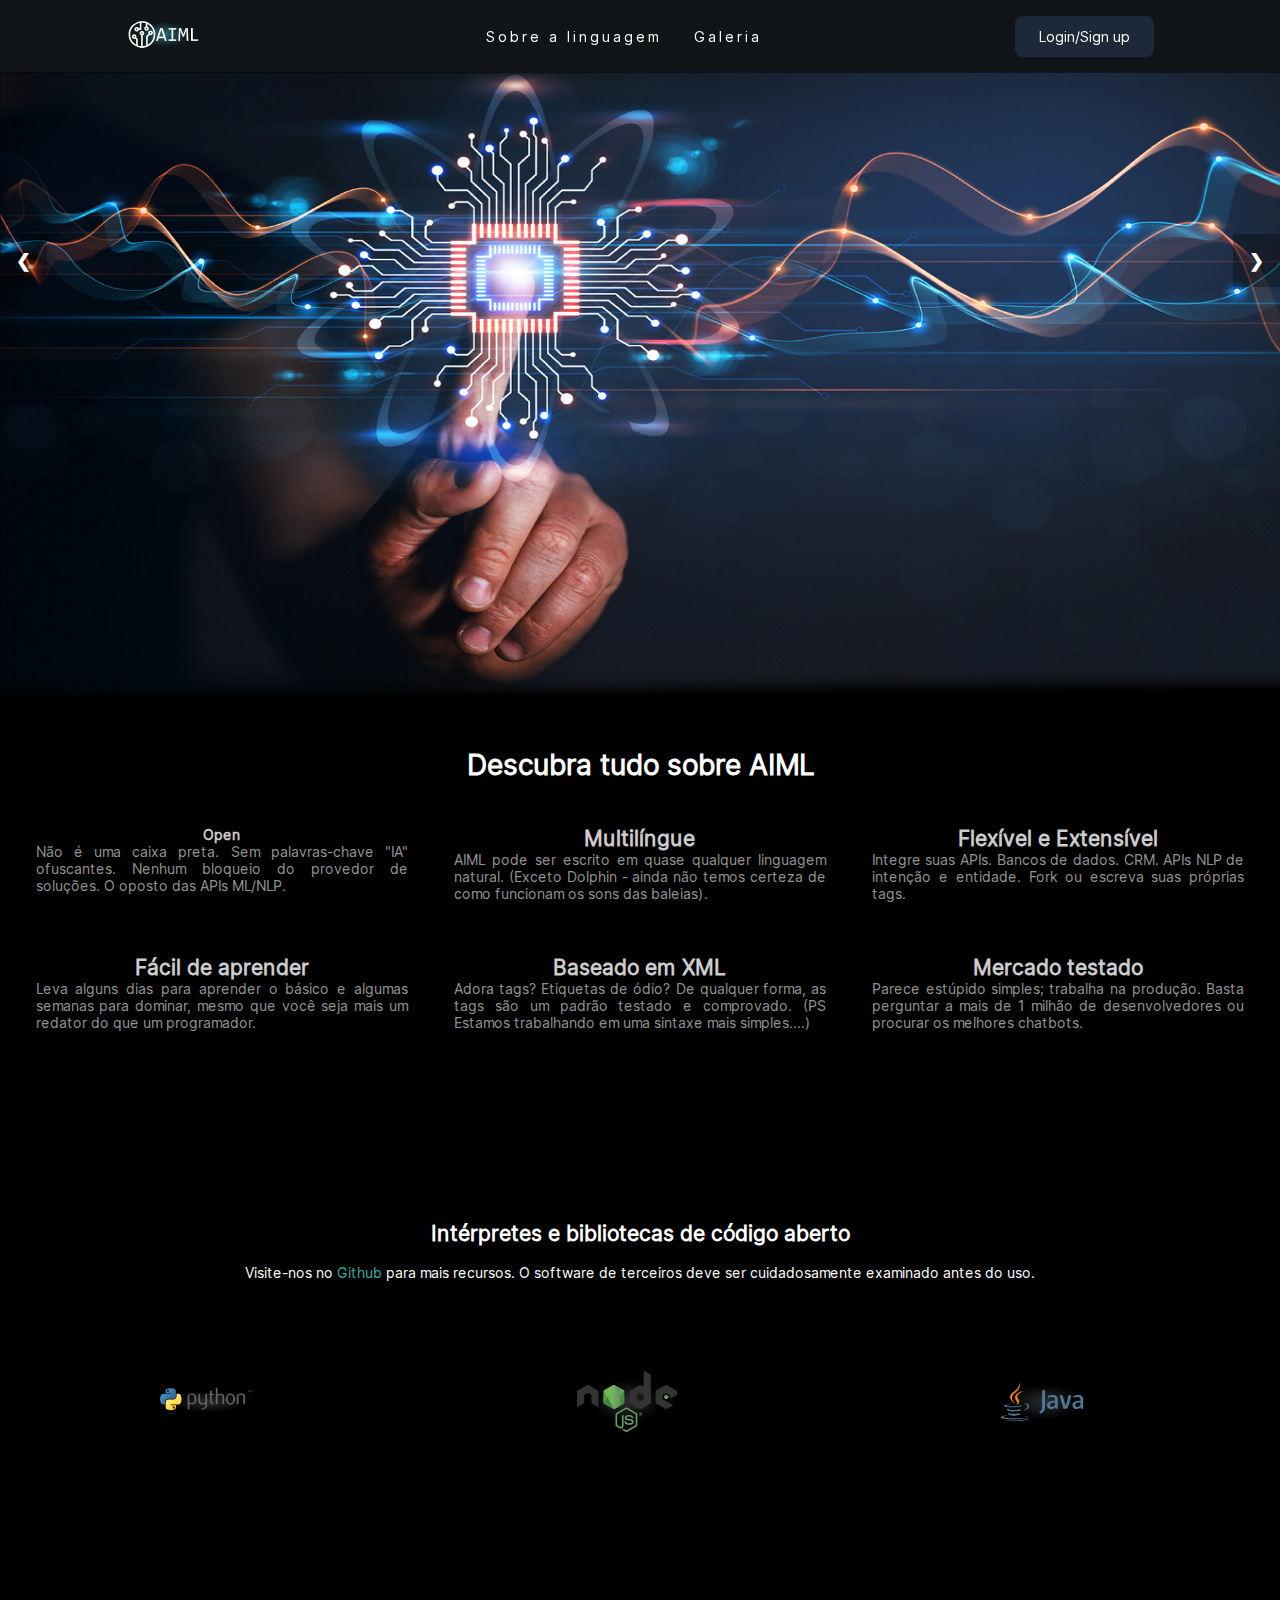
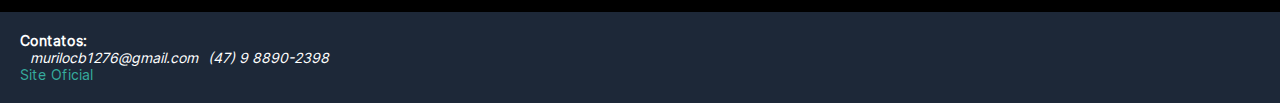
<file: index.html>
<!DOCTYPE html>
<html lang="pt-br">

<head>
    <meta charset="UTF-8">
    <link rel="icon" type="image/png" href="img/brain.png">
    <meta http-equiv="X-UA-Compatible" content="IE=edge">
    <meta name="viewport" content="width=device-width, initial-scale=1.0">
    <link rel="stylesheet" href="css/style.css">
    <title>Principal</title>
</head>

<body>
    <!--Navigation-->
    <nav>
        <a href="index.html"><img id="logo-nav" src="img/iconNav2.png" alt="Imagem" class="blockLogo"></a>
        <ul class="nav-itens">
            <li class="visible-to-mobile"><a href="login.html">Login/Sign up</a></li>
            <li><a href="Sobre.html">Sobre a linguagem</a></li>
            <!---Com fotos e videos-->
            <li><a href="Galeria.html">Galeria</a></li>
        </ul>
        <div class="mobile-option">
            <div class="linha1"></div>
            <div class="linha2"></div>
            <div class="linha3"></div>
        </div>
        <div class="button">
            <a href="login.html">Login/Sign up</a>
        </div>
    </nav>
    <main>
        <header id="header-index">
            <div class="container-slides">
                <div class="slide-item fade">
                    <img src="/img/slide1.png" alt="Slide1">
                </div>
                <div class="slide-item fade">
                    <img src="/img/slide2.png" alt="Slide2">
                </div>
                <div class="slide-item fade">
                    <img src="/img/slide3.png" alt="Slide3">
                </div>
                <a class="voltar" onclick="nextSlider(-1)">❮</a>
                <a class="proximo" onclick="nextSlider(1)">❯</a>
            </div>
        </header>
        <section class="main-content item-center">
            <div>
                <h1 class="titulo-index">Descubra tudo sobre AIML</h1>
                <div class="grid-3-2 grid2-3-Mobile">
                    <div class="grid-itens-center padding-top-2vh">
                        <h3 class="text-align-center">Open</h3>
                        <p>Não é uma caixa preta. Sem palavras-chave "IA" ofuscantes. Nenhum bloqueio do provedor de
                            soluções. O oposto das APIs ML/NLP.</p>
                    </div>
                    <div class="grid-itens-center padding-top-2vh">
                        <h3 class="text-align-center font-title">Multilíngue</h3>
                        <p>AIML pode ser escrito em quase qualquer linguagem natural. (Exceto Dolphin - ainda não temos
                            certeza de como funcionam os sons das baleias).</p>
                    </div>
                    <div class="grid-itens-center padding-top-2vh">
                        <h3 class="text-align-center font-title">Flexível e Extensível</h3>
                        <p>Integre suas APIs. Bancos de dados. CRM. APIs NLP de intenção e entidade. Fork ou escreva
                            suas próprias tags. </p>
                    </div>
                    <div class="grid-itens-center padding-top-2vh">
                        <h3 class="text-align-center font-title">Fácil de aprender</h3>
                        <p>Leva alguns dias para aprender o básico e algumas semanas para dominar, mesmo que você seja
                            mais um redator do que um programador.</p>
                    </div>
                    <div class="grid-itens-center padding-top-2vh">
                        <h3 class="text-align-center font-title">Baseado em XML</h3>
                        <p>Adora tags? Etiquetas de ódio? De qualquer forma, as tags são um padrão testado e comprovado.
                            (PS Estamos trabalhando em uma sintaxe mais simples....)</p>
                    </div>
                    <div class="grid-itens-center padding-top-2vh">
                        <h3 class="text-align-center font-title">Mercado testado</h3>
                        <p>Parece estúpido simples; trabalha na produção. Basta perguntar a mais de 1 milhão de
                            desenvolvedores ou procurar os melhores chatbots.</p>
                    </div>
                </div>
            </div>
            <div>
                <h3 class="text-align-center padding-top-10vh font-title">Intérpretes e bibliotecas de código aberto</h3>
                <p class="text-align-center padding-top-2vh">Visite-nos no <a class="link-text" href="https://github.com/AIML-Foundation">Github</a> para mais recursos. O software de terceiros deve ser cuidadosamente examinado
                    antes do uso.</p>
                <div class="grid-3-1 padding-top-10vh">
                    <a href="https://github.com/keiffster/program-y"><img src="img/python-logo.svg" alt="logo python"></a>
                    <a href="https://www.npmjs.com/package/aimlinterpreter"><img src="img/nodejs-logo.svg" alt="logo node"></a>
                    <a href="https://code.google.com/archive/p/program-ab/"><img src="img/java-logo.svg" alt="logo java"></a>
                </div>
            </div>
        </section>
    </main>
    <footer class="footer-index">
        <h4>Contatos:</h4>
        <address>
            <ul class="list-itens">
                <li>murilocb1276@gmail.com</li>
                <li>(47) 9 8890-2398</li>
            </ul>
        </address>
        <a href="http://www.aiml.foundation/" class="link-text">Site Oficial</a>
    </footer>

    <script src="js/script.js"></script>
</body>

</html>
</file>
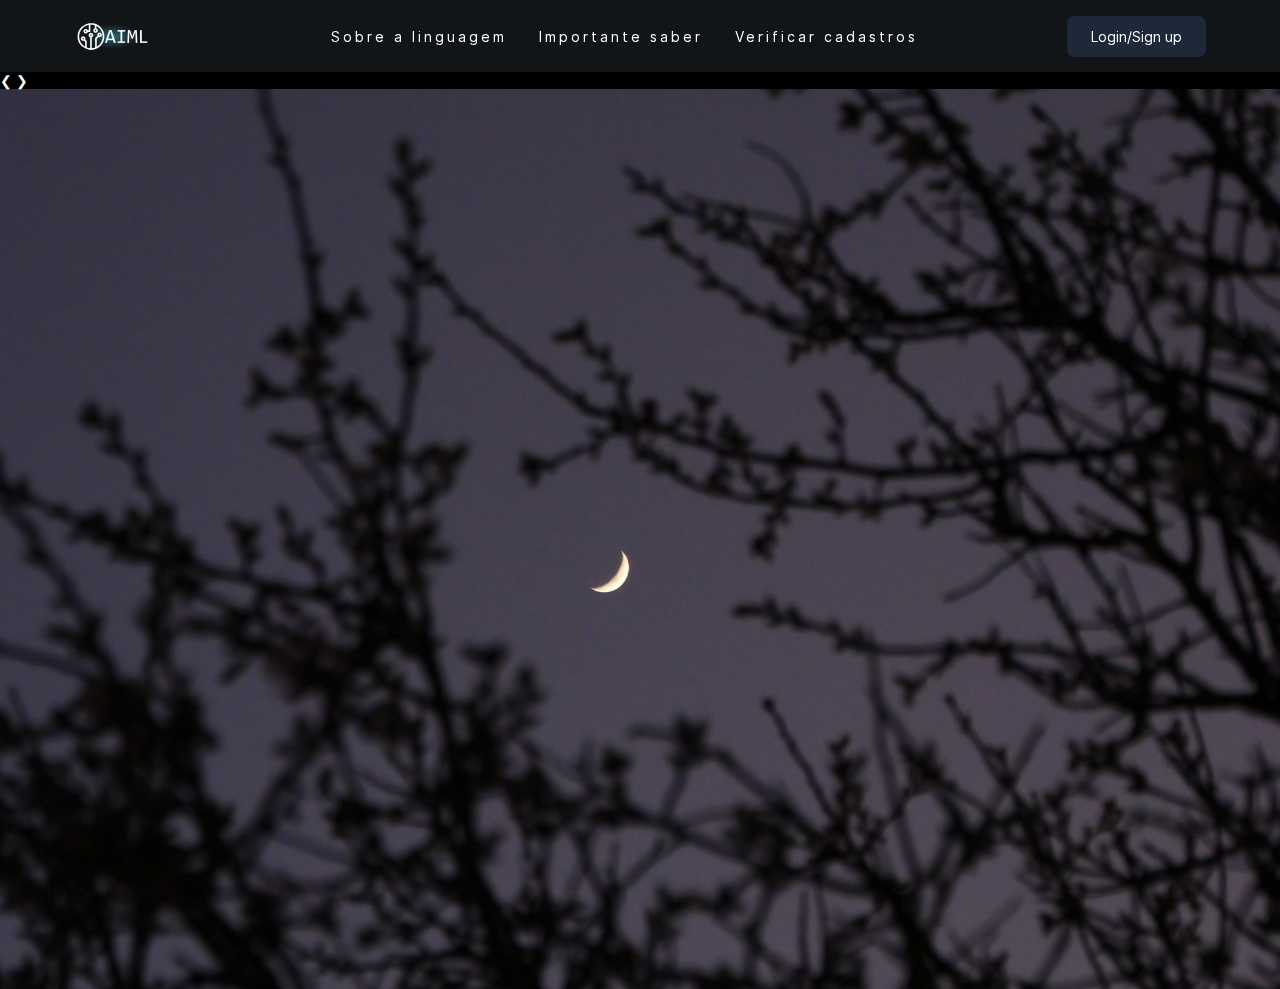
<file: carlos/index.html>
<!DOCTYPE html>
<html lang="pt-br">

<head>
    <meta charset="UTF-8">
    <meta http-equiv="X-UA-Compatible" content="IE=edge">
    <meta name="viewport" content="width=device-width, initial-scale=1.0">
    <link rel="stylesheet" href="css/style.css">
    <title>Document</title>
</head>

<body>
    <!--Navigation-->
    <nav>
        <img id="logo-nav" src="img/iconNav2.png" alt="Imagem" class="blockLogo">
        <ul class="nav-itens">
            <li class="visible-to-mobile"><a href="#">Login/Sign up</a></li>
            <li><a href="#">Sobre a linguagem</a></li>
            <!---Com fotos e videos-->
            <li><a href="#">Importante saber</a></li>
            <!---Com tabela de dados relevantes sobre o tema-->
            <li><a href="#">Verificar cadastros</a></li>
        </ul>
        <div class="mobile-option">
            <div class="linha1"></div>
            <div class="linha2"></div>
            <div class="linha3"></div>
        </div>
        <div class="button">
            <a href="#">Login/Sign up</a>
        </div>
    </nav>
    <header id="header-index">
        <div class="container-slides">
            <div class="slide-item fade">
                <img src="/SliderExample/img_nature_wide.jpg" alt="" style="width: 100%;">
            </div>
            <div class="slide-item fade">
                <img src="/SliderExample/img_nature_wide.jpg" alt="" style="width: 100%;">
            </div>
            <div class="slide-item fade">
                <img src="/SliderExample/img_mountains_wide.jpg" alt="" style="width: 100%;">
            </div>
            <a class="voltar"  onclick="nextSlider(-1)">❮</a>
            <a class="proximo" onclick="nextSlider(1)">❯</a>    
        </div>
    </header>
    <main>

    </main>
    <script src="js/script.js"></script>
</body>

</html>
</file>
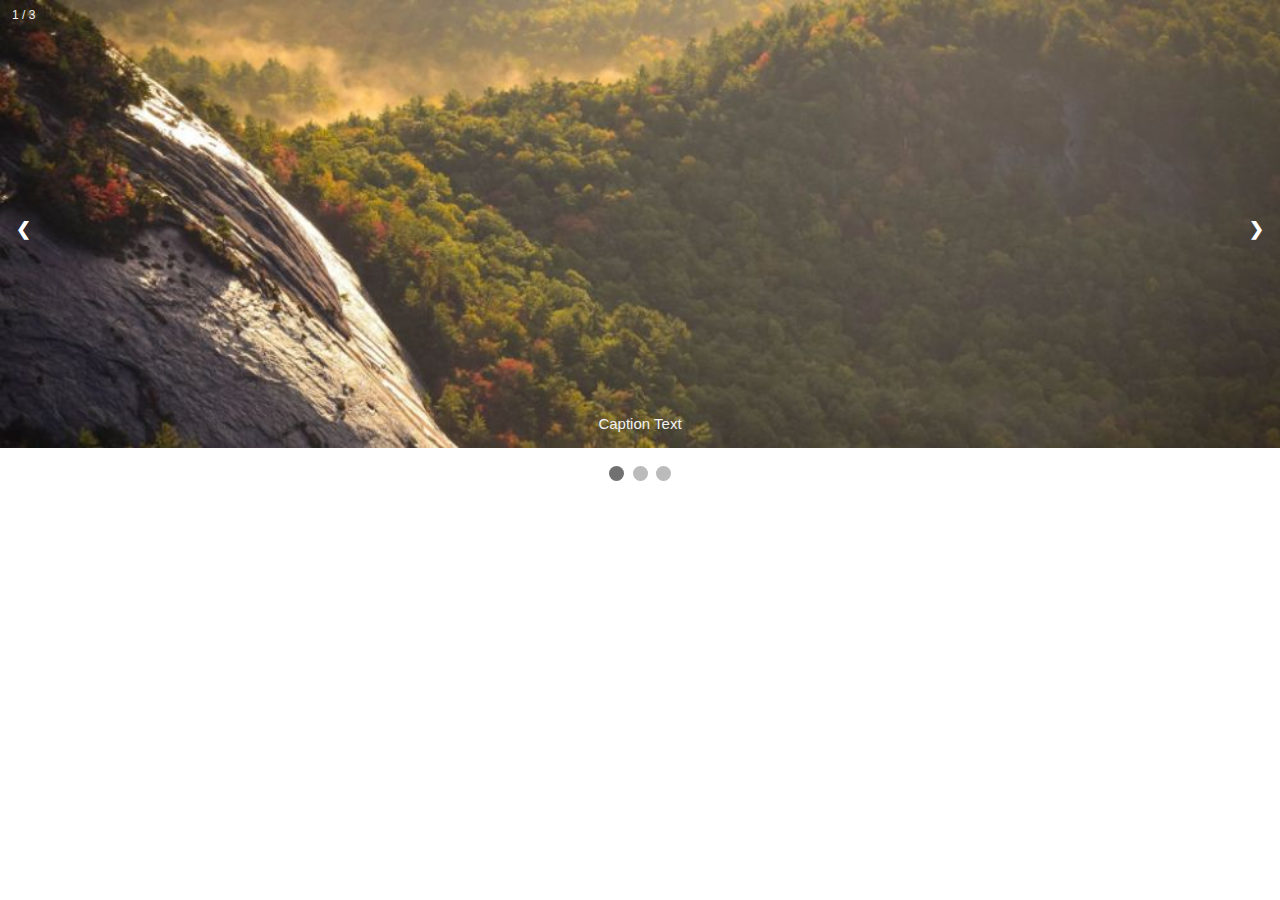
<file: SliderExample/index.html>
<!DOCTYPE html>
<html>

<head>
    <meta name="viewport" content="width=device-width, initial-scale=1">
    <style>
        * {
            box-sizing: border-box
        }

        body {
            font-family: Verdana, sans-serif;
            margin: 0
        }

        .mySlides {
            display: none
        }

        img {
            vertical-align: middle;
        }

        /* Slideshow container */
        .slideshow-container {
            height: auto;
            position: relative;
            margin: auto;
        }

        /* Next & previous buttons */
        .prev,
        .next {
            cursor: pointer;
            position: absolute;
            top: 50%;
            width: auto;
            padding: 16px;
            margin-top: -22px;
            color: white;
            font-weight: bold;
            font-size: 18px;
            transition: 0.6s ease;
            border-radius: 0 3px 3px 0;
            user-select: none;
        }

        /* Position the "next button" to the right */
        .next {
            right: 0;
            border-radius: 3px 0 0 3px;
        }

        /* On hover, add a black background color with a little bit see-through */
        .prev:hover,
        .next:hover {
            background-color: rgba(0, 0, 0, 0.8);
        }

        /* Caption text */
        .text {
            color: #f2f2f2;
            font-size: 15px;
            padding: 8px 12px;
            position: absolute;
            bottom: 8px;
            width: 100%;
            text-align: center;
        }

        /* Number text (1/3 etc) */
        .numbertext {
            color: #f2f2f2;
            font-size: 12px;
            padding: 8px 12px;
            position: absolute;
            top: 0;
        }

        /* The dots/bullets/indicators */
        .dot {
            cursor: pointer;
            height: 15px;
            width: 15px;
            margin: 0 2px;
            background-color: #bbb;
            border-radius: 50%;
            display: inline-block;
            transition: background-color 0.6s ease;
        }

        .active,
        .dot:hover {
            background-color: #717171;
        }

        /* Fading animation */
        .fade {
            animation-name: fade;
            animation-duration: 1.5s;
        }

        @keyframes fade {
            from {
                opacity: .4
            }

            to {
                opacity: 1
            }
        }

        /* On smaller screens, decrease text size */
        @media only screen and (max-width: 300px) {

            .prev,
            .next,
            .text {
                font-size: 11px
            }
        }
    </style>
</head>

<body>

    <div class="slideshow-container">

        <div class="mySlides fade">
            <div class="numbertext">1 / 3</div>
            <img src="img_nature_wide.jpg" style="width:100%">
            <div class="text">Caption Text</div>
        </div>

        <div class="mySlides fade">
            <div class="numbertext">2 / 3</div>
            <img src="img_snow_wide.jpg" style="width:100%">
            <div class="text">Caption Two</div>
        </div>

        <div class="mySlides fade">
            <div class="numbertext">3 / 3</div>
            <img src="img_mountains_wide.jpg" style="width:100%">
            <div class="text">Caption Three</div>
        </div>

        <a class="prev" onclick="plusSlides(-1)">❮</a>
        <a class="next" onclick="plusSlides(1)">❯</a>

    </div>
    <br>

    <div style="text-align:center">
        <span class="dot" onclick="currentSlide(1)"></span>
        <span class="dot" onclick="currentSlide(2)"></span>
        <span class="dot" onclick="currentSlide(3)"></span>
    </div>

    <script>
        let slideIndex = 1;
        showSlides(slideIndex);

        function plusSlides(n) {
            showSlides(slideIndex += n);
        }

        function currentSlide(n) {
            showSlides(slideIndex = n);
        }

        setInterval(function () {
            plusSlides(1);
        }, 2000);

        function showSlides(n) {
            let i;
            let slides = document.getElementsByClassName("mySlides");
            let dots = document.getElementsByClassName("dot");
            if (n > slides.length) { slideIndex = 1 }
            if (n < 1) { slideIndex = slides.length }
            for (i = 0; i < slides.length; i++) {
                slides[i].style.display = "none";
            }
            for (i = 0; i < dots.length; i++) {
                dots[i].className = dots[i].className.replace(" active", "");
            }
            slides[slideIndex - 1].style.display = "block";
            dots[slideIndex - 1].className += " active";
        }
    </script>

</body>

</html>
</file>
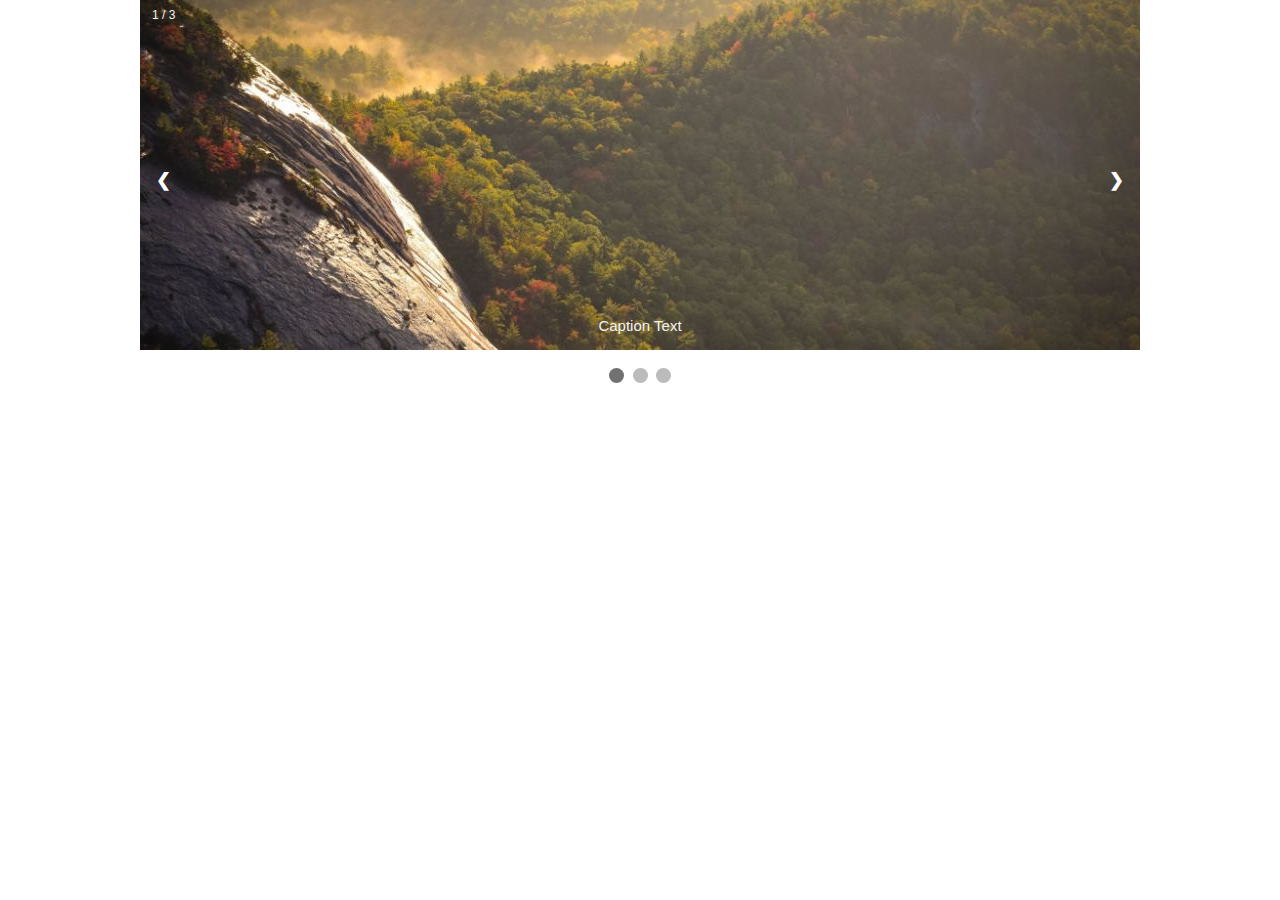
<file: carlos/SliderExample/index.html>
<!DOCTYPE html>
<html>

<head>
    <meta name="viewport" content="width=device-width, initial-scale=1">
    <style>
        * {
            box-sizing: border-box
        }

        body {
            font-family: Verdana, sans-serif;
            margin: 0
        }

        .mySlides {
            display: none
        }

        img {
            vertical-align: middle;
        }

        /* Slideshow container */
        .slideshow-container {
            max-width: 1000px;
            position: relative;
            margin: auto;
        }

        /* Next & previous buttons */
        .prev,
        .next {
            cursor: pointer;
            position: absolute;
            top: 50%;
            width: auto;
            padding: 16px;
            margin-top: -22px;
            color: white;
            font-weight: bold;
            font-size: 18px;
            transition: 0.6s ease;
            border-radius: 0 3px 3px 0;
            user-select: none;
        }

        /* Position the "next button" to the right */
        .next {
            right: 0;
            border-radius: 3px 0 0 3px;
        }

        /* On hover, add a black background color with a little bit see-through */
        .prev:hover,
        .next:hover {
            background-color: rgba(0, 0, 0, 0.8);
        }

        /* Caption text */
        .text {
            color: #f2f2f2;
            font-size: 15px;
            padding: 8px 12px;
            position: absolute;
            bottom: 8px;
            width: 100%;
            text-align: center;
        }

        /* Number text (1/3 etc) */
        .numbertext {
            color: #f2f2f2;
            font-size: 12px;
            padding: 8px 12px;
            position: absolute;
            top: 0;
        }

        /* The dots/bullets/indicators */
        .dot {
            cursor: pointer;
            height: 15px;
            width: 15px;
            margin: 0 2px;
            background-color: #bbb;
            border-radius: 50%;
            display: inline-block;
            transition: background-color 0.6s ease;
        }

        .active,
        .dot:hover {
            background-color: #717171;
        }

        /* Fading animation */
        .fade {
            animation-name: fade;
            animation-duration: 1.5s;
        }

        @keyframes fade {
            from {
                opacity: .4
            }

            to {
                opacity: 1
            }
        }

        /* On smaller screens, decrease text size */
        @media only screen and (max-width: 300px) {

            .prev,
            .next,
            .text {
                font-size: 11px
            }
        }
    </style>
</head>

<body>

    <div class="slideshow-container">

        <div class="mySlides fade">
            <div class="numbertext">1 / 3</div>
            <img src="img_nature_wide.jpg" style="width:100%">
            <div class="text">Caption Text</div>
        </div>

        <div class="mySlides fade">
            <div class="numbertext">2 / 3</div>
            <img src="img_snow_wide.jpg" style="width:100%">
            <div class="text">Caption Two</div>
        </div>

        <div class="mySlides fade">
            <div class="numbertext">3 / 3</div>
            <img src="img_mountains_wide.jpg" style="width:100%">
            <div class="text">Caption Three</div>
        </div>

        <a class="prev" onclick="plusSlides(-1)">❮</a>
        <a class="next" onclick="plusSlides(1)">❯</a>

    </div>
    <br>

    <div style="text-align:center">
        <span class="dot" onclick="currentSlide(1)"></span>
        <span class="dot" onclick="currentSlide(2)"></span>
        <span class="dot" onclick="currentSlide(3)"></span>
    </div>

    <script>
        let slideIndex = 1;
        showSlides(slideIndex);

        function plusSlides(n) {
            showSlides(slideIndex += n);
        }

        function currentSlide(n) {
            showSlides(slideIndex = n);
        }

        setInterval(function () {
            plusSlides(1);
        }, 2000);

        function showSlides(n) {
            let i;
            let slides = document.getElementsByClassName("mySlides");
            let dots = document.getElementsByClassName("dot");
            if (n > slides.length) { slideIndex = 1 }
            if (n < 1) { slideIndex = slides.length }
            for (i = 0; i < slides.length; i++) {
                slides[i].style.display = "none";
            }
            for (i = 0; i < dots.length; i++) {
                dots[i].className = dots[i].className.replace(" active", "");
            }
            slides[slideIndex - 1].style.display = "block";
            dots[slideIndex - 1].className += " active";
        }
    </script>

</body>

</html>
</file>
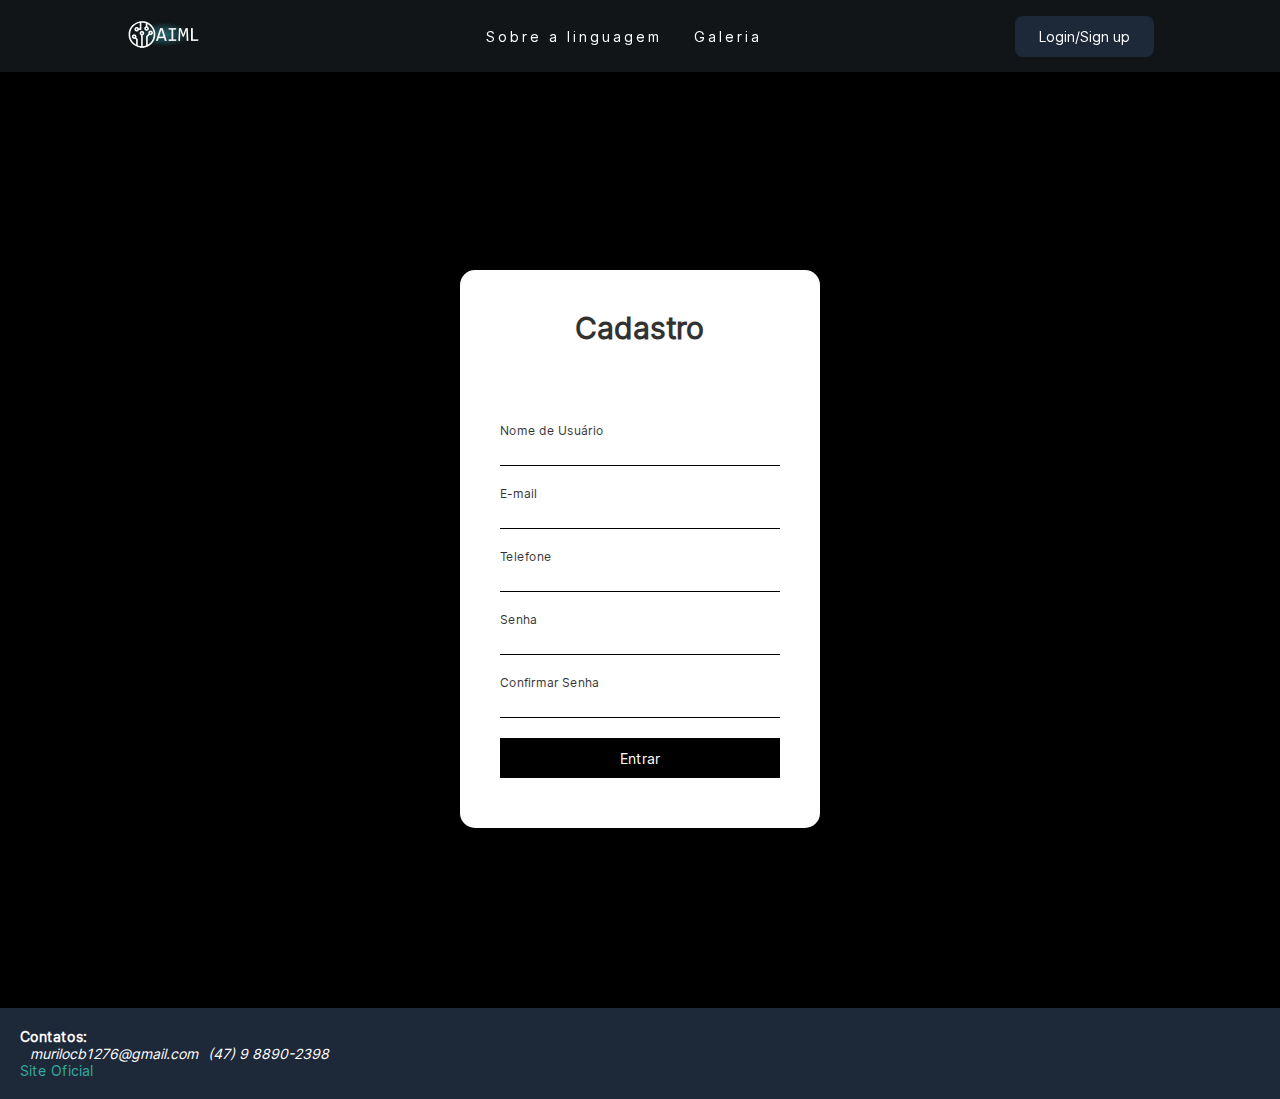
<file: cadastro.html>
<!DOCTYPE html>
<html lang="pt-br">

<head>
    <meta charset="UTF-8">
    <link rel="icon" type="image/png" href="img/brain.png">
    <meta http-equiv="X-UA-Compatible" content="IE=edge">
    <meta name="viewport" content="width=device-width, initial-scale=1.0">
    <link rel="stylesheet" href="css/style.css">
    <title>cadastro</title>
</head>

<body>
    <!--Navigation-->
    <nav>
        <a href="index.html"><img id="logo-nav" src="img/iconNav2.png" alt="Imagem" class="blockLogo"></a>
        <ul class="nav-itens">
            <li class="visible-to-mobile"><a href="#">Login/Sign up</a></li>
            <li><a href="Sobre.html">Sobre a linguagem</a></li>
            <!---Com fotos e videos-->
            <li><a href="Galeria.html">Galeria</a></li>
        </ul>
        <div class="mobile-option">
            <div class="linha1"></div>
            <div class="linha2"></div>
            <div class="linha3"></div>
        </div>
        <div class="button">
            <a href="login.html">Login/Sign up</a>
        </div>
    </nav>
    <main id="login">
        <form class="card">
            <div class="card-header">
                <h2 id="h2_login">Cadastro</h2>
            </div>
            <div class="card-content">
                <div class="card-content-area">
                    <label for="usuario">Nome de Usuário</label>
                    <input type="text" id="usuario" autocomplete="off">
                </div>
                <div class="card-content-area">
                    <label for="email">E-mail</label>
                    <input type="email" id="email" autocomplete="off">
                </div>
                <div class="card-content-area">
                    <label for="phone">Telefone</label>
                    <input type="tel" id="phone" autocomplete="off">
                </div>
                <div class="card-content-area">
                    <label for="password">Senha</label>
                    <input type="password" id="password" autocomplete="off">
                </div>
                <div class="card-content-area">
                    <label for="password_conf">Confirmar Senha</label>
                    <input type="password" id="password_conf" autocomplete="off">
                </div>
            </div>
            <div class="card-footer">
                <input type="submit" value="Entrar" class="submit">
            </div>
        </form>
    </main>
    <footer class="footer-index">
        <h4>Contatos:</h4>
        <address>
            <ul class="list-itens">
                <li>murilocb1276@gmail.com</li>
                <li>(47) 9 8890-2398</li>
            </ul>
        </address>
        <a href="http://www.aiml.foundation/" class="link-text">Site Oficial</a>
    </footer>
    <script src="js/script.js"></script>
</body>

</html>
</file>
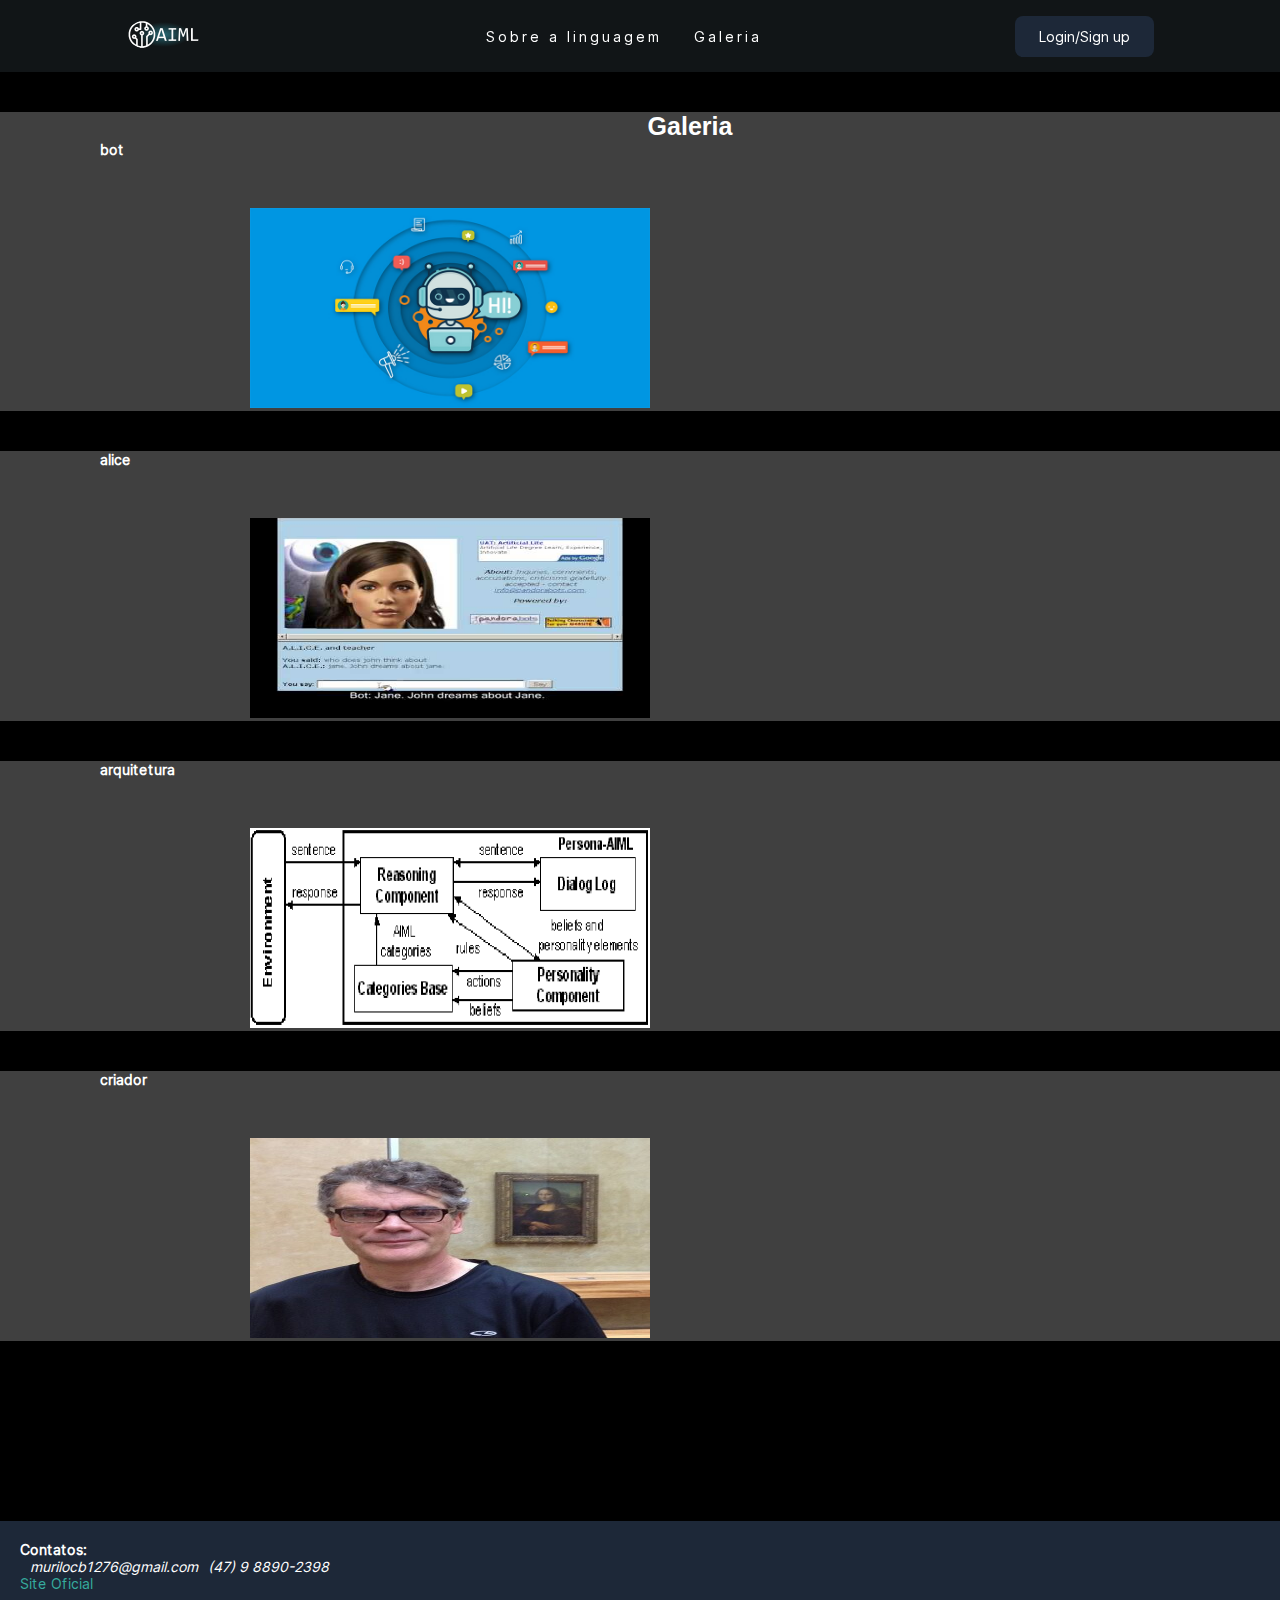
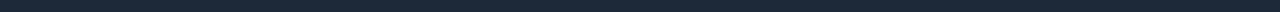
<file: Galeria.html>
<!DOCTYPE html>
<html lang="pt-br">

<head>
    <link rel="icon" type="image/png" href="img/brain.png">
    <meta charset="UTF-8">
    <meta http-equiv="X-UA-Compatible" content="IE=edge">
    <meta name="viewport" content="width=device-width, initial-scale=1.0">
    <link rel="stylesheet" href="css/style.css">
    <title>Galeria</title>
</head>

<body>
    <!--Navigation-->
    <nav>
        <a href="index.html"><img id="logo-nav" src="img/iconNav2.png" alt="Imagem" class="blockLogo"></a>
        <ul class="nav-itens">
            <li class="visible-to-mobile"><a href="#">Login/Sign up</a></li>
            <li><a href="Sobre.html">Sobre a linguagem</a></li>
            <!---Com fotos e videos-->
            <li><a href="Galeria.html">Galeria</a></li>
        </ul>
        <div class="mobile-option">
            <div class="linha1"></div>
            <div class="linha2"></div>
            <div class="linha3"></div>
        </div>
        <div class="button">
            <a href="login.html">Login/Sign up</a>
        </div>
    </nav>
    <main class="main-galeria">
        <div class="image">
            <h1 class="titulo">Galeria</h1>
            <h3>bot</h3>
            <img src="img/bot.jpg" alt="bot">
        </div>
        <div class="image">
            <h3>alice</h3>
            <img src="img/alice.jpg" alt="criador">
        </div>
        <div class="image">
            <h3>arquitetura</h3>
            <img src="img/arquitetura.png" alt="arquitetura">
        </div>
        <div class="image">
            <h3>criador</h3>
            <img src="img/criador.jpeg" alt="criador">
        </div>
    </main>
    <footer class="footer-index">
        <h4>Contatos:</h4>
        <address>
            <ul class="list-itens">
                <li>murilocb1276@gmail.com</li>
                <li>(47) 9 8890-2398</li>
            </ul>
        </address>
        <a href="http://www.aiml.foundation/" class="link-text">Site Oficial</a>
    </footer>
    <script src="js/script.js"></script>
</body>

</html>
</file>
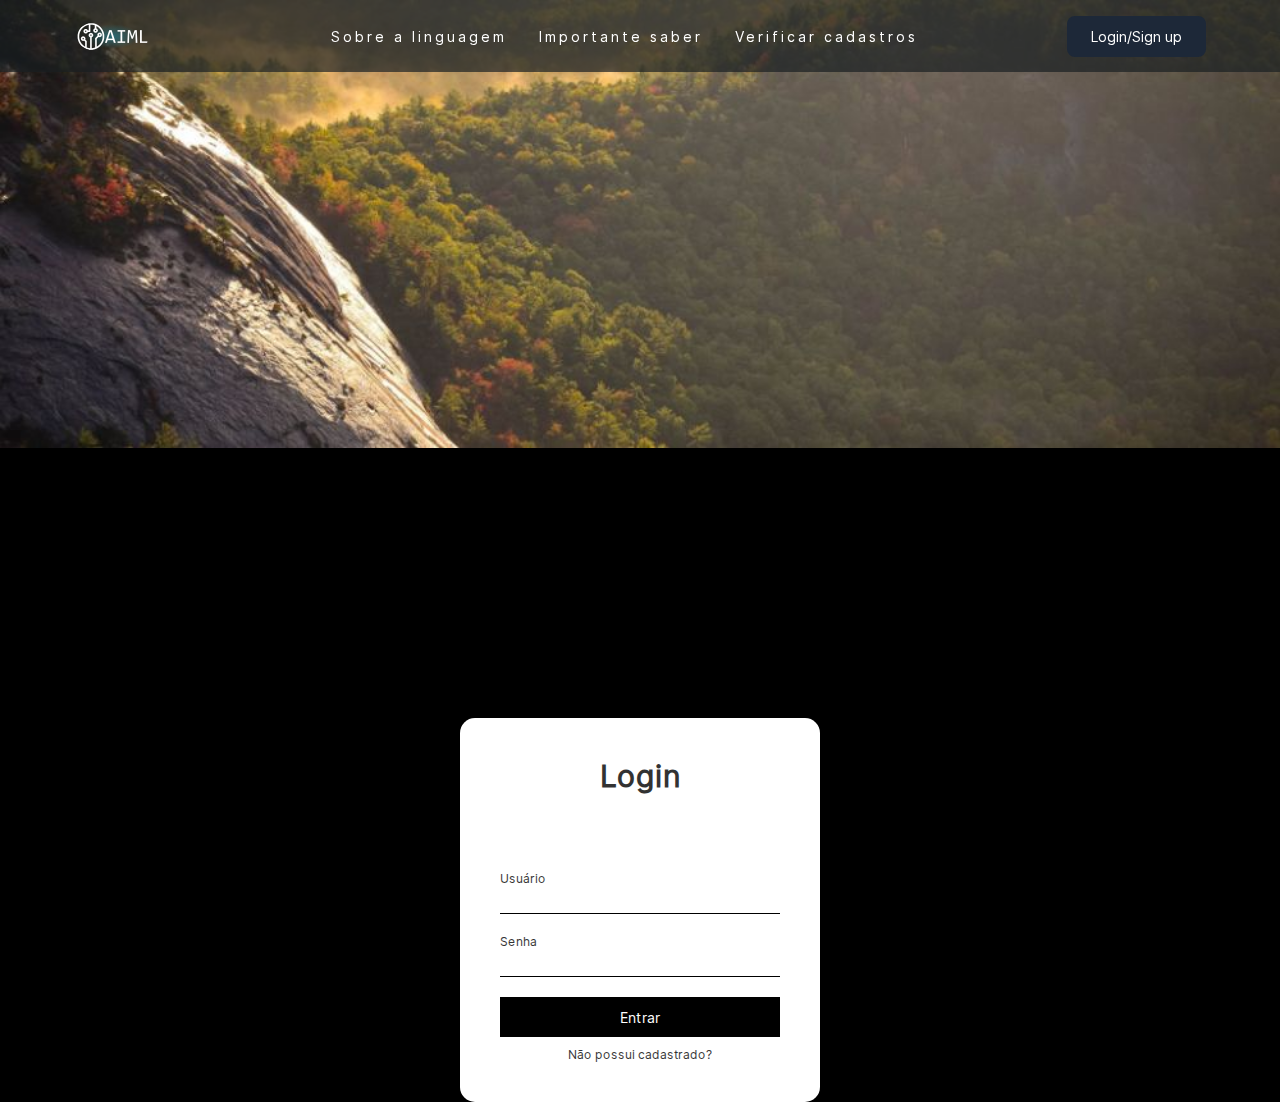
<file: login.html>
<!DOCTYPE html>
<html lang="pt-br">

<head>
    <meta charset="UTF-8">
    <meta http-equiv="X-UA-Compatible" content="IE=edge">
    <meta name="viewport" content="width=device-width, initial-scale=1.0">
    <link rel="stylesheet" href="css/style.css">
    <title>Document</title>
</head>

<body>
    <!--Navigation-->
    <nav>
        <img id="logo-nav" src="img/iconNav2.png" alt="Imagem" class="blockLogo">
        <ul class="nav-itens">
            <li class="visible-to-mobile"><a href="#">Login/Sign up</a></li>
            <li><a href="#">Sobre a linguagem</a></li>
            <!---Com fotos e videos-->
            <li><a href="#">Importante saber</a></li>
            <!---Com tabela de dados relevantes sobre o tema-->
            <li><a href="#">Verificar cadastros</a></li>
        </ul>
        <div class="mobile-option">
            <div class="linha1"></div>
            <div class="linha2"></div>
            <div class="linha3"></div>
        </div>
        <div class="button">
            <a href="#">Login/Sign up</a>
        </div>
    </nav>
    <header id="header-index">
        <div class="container-slides">
            <div class="slide-item fade">
                <img src="/SliderExample/img_nature_wide.jpg" alt="" style="width: 100%;">
            </div>
            <div class="slide-item fade">
                <img src="/SliderExample/img_nature_wide.jpg" alt="" style="width: 100%;">
            </div>
            <div class="slide-item fade">
                <img src="/SliderExample/img_mountains_wide.jpg" alt="" style="width: 100%;">
            </div>
        </div>
    </header>
    <main id="login">
        <form class="card">
            <div class="card-header">
                <h2 id="h2_login">Login</h2>
            </div>
            <div class="card-content">
                <div class="card-content-area">
                    <label for="usuario">Usuário</label>
                    <input type="text" id="usuario" autocomplete="off">
                </div>
                <div class="card-content-area">
                    <label for="password">Senha</label>
                    <input type="password" id="password" autocomplete="off">
                </div>
            </div>
            <div class="card-footer">
                <a href="#"><input type="submit" value="Entrar" class="submit"></a>
                <a href="#" class="criar_cadastro">Não possui cadastrado?</a>
            </div>
        </form>
    </main>
    <script src="js/script.js"></script>
</body>

</html>
</file>
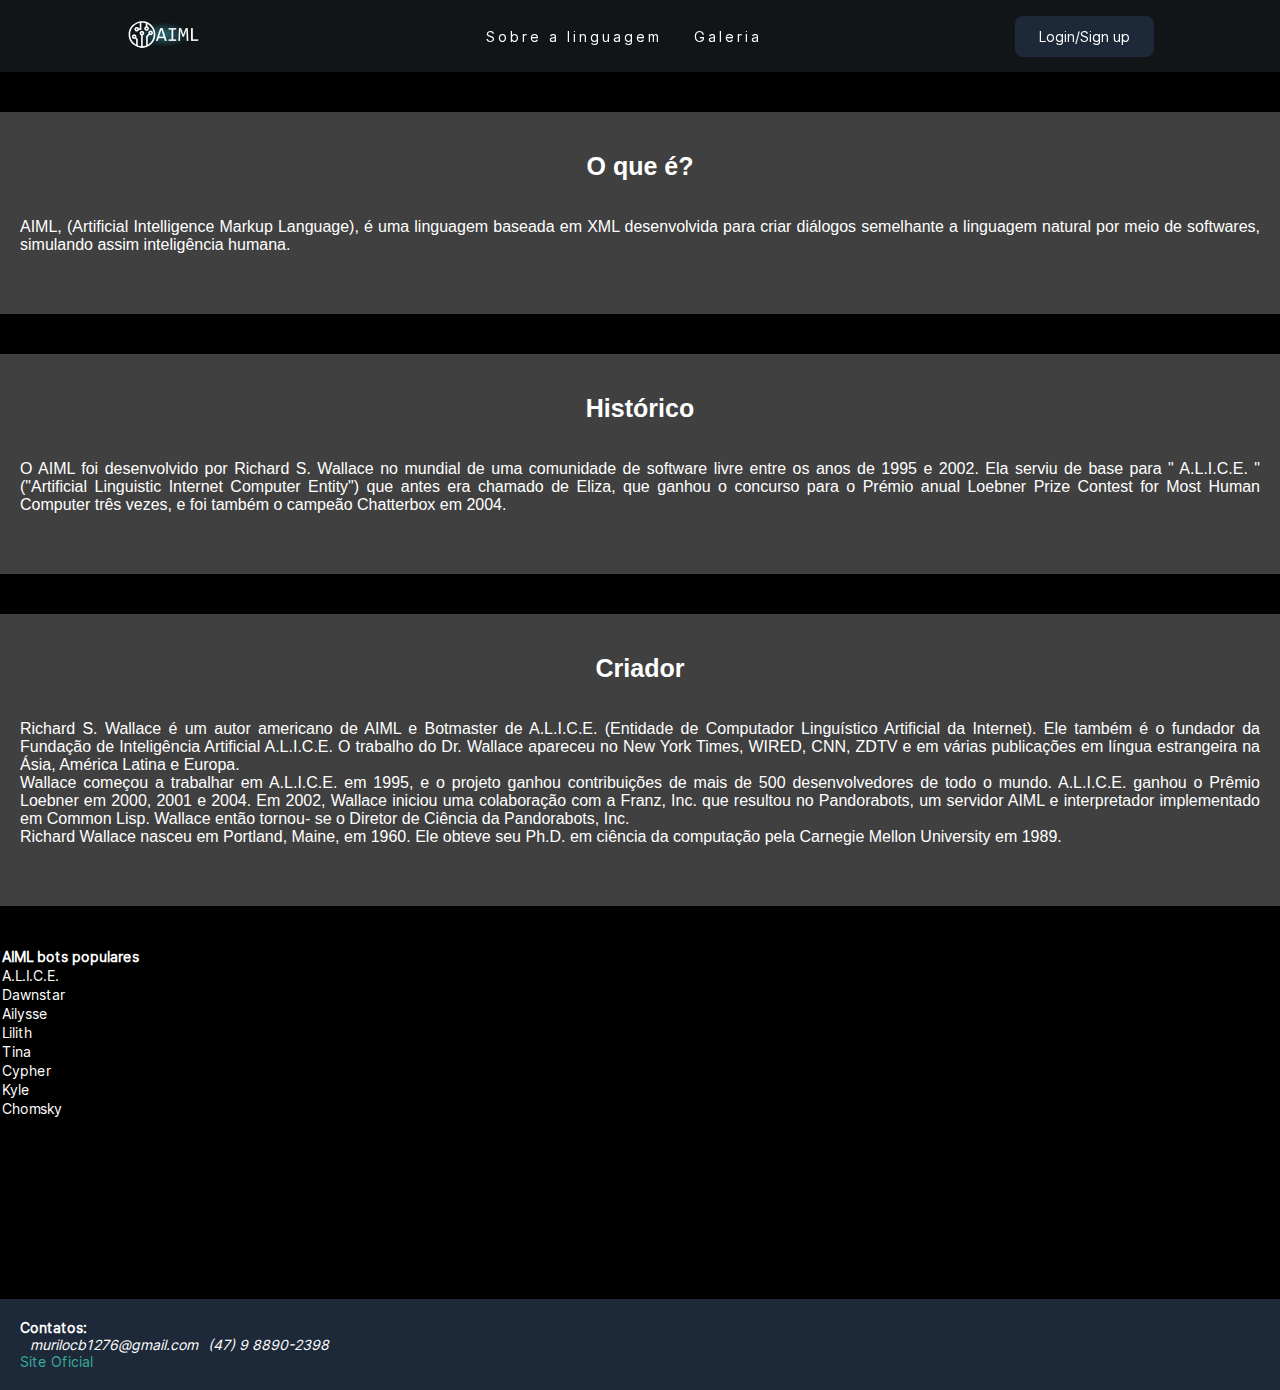
<file: Sobre.html>
<!DOCTYPE html>
<html lang="pt-br">

<head>
    <link rel="icon" type="image/png" href="img/brain.png">
    <meta charset="UTF-8">
    <meta http-equiv="X-UA-Compatible" content="IE=edge">
    <meta name="viewport" content="width=device-width, initial-scale=1.0">
    <link rel="stylesheet" href="css/style.css">
    <title>Sobre</title>
</head>

<body>
    <!--Navigation-->
    <nav>
        <a href="index.html"><img id="logo-nav" src="img/iconNav2.png" alt="Imagem" class="blockLogo"></a>
        <ul class="nav-itens">
            <li class="visible-to-mobile"><a href="login.html">Login/Sign up</a></li>
            <li><a href="Sobre.html">Sobre a linguagem</a></li>
            <!---Com fotos e videos-->
            <li><a href="Galeria.html">Galeria</a></li>
        </ul>
        <div class="mobile-option">
            <div class="linha1"></div>
            <div class="linha2"></div>
            <div class="linha3"></div>
        </div>
        <div class="button">
            <a href="login.html">Login/Sign up</a>
        </div>
    </nav>
    <main>
      <div class="inform">
          <h1 class="titulo">O que é?</h1>
          <br>
          <p class="conteudo">AIML, (Artificial Intelligence Markup Language), é uma linguagem baseada em XML desenvolvida para criar
            diálogos semelhante a linguagem natural por meio de softwares, simulando assim inteligência humana.</p>
      </div>
      <div class="inform">
          <h1 class="titulo">Histórico</h1>
          <br>
          <p class="conteudo">O AIML foi desenvolvido por Richard S. Wallace no mundial de uma comunidade de software livre entre os anos de 1995 e 2002.
            Ela serviu de base para " A.L.I.C.E. " ("Artificial Linguistic Internet Computer Entity") que antes era chamado de Eliza,
            que ganhou o concurso para o Prémio anual Loebner Prize Contest for Most Human Computer três vezes, e foi também o campeão Chatterbox em 2004.
          </p>

      </div>
      <div class="inform">
          <h1 class="titulo">Criador</h1>
          <br>
          <p class="conteudo">Richard S. Wallace é um autor americano de AIML e Botmaster de A.L.I.C.E. (Entidade de Computador Linguístico Artificial da Internet).
            Ele também é o fundador da Fundação de Inteligência Artificial A.L.I.C.E. O trabalho do Dr. Wallace apareceu no New York Times, WIRED, CNN, ZDTV e em várias
            publicações em língua estrangeira na Ásia, América Latina e Europa.
            <br>
            Wallace começou a trabalhar em A.L.I.C.E. em 1995, e o projeto ganhou contribuições de mais de 500 desenvolvedores de todo o mundo. A.L.I.C.E. ganhou o Prêmio
            Loebner em 2000, 2001 e 2004. Em 2002, Wallace iniciou uma colaboração com a Franz, Inc. que resultou no Pandorabots, um servidor AIML e interpretador implementado
            em Common Lisp. Wallace então tornou- se o Diretor de Ciência da Pandorabots, Inc.
            <br>
            Richard Wallace nasceu em Portland, Maine, em 1960. Ele obteve seu Ph.D. em ciência da computação pela Carnegie Mellon University em 1989.
          </p>
      </div>

      <div class="table">
        <table>
      <tr>
        <th>AIML bots populares</th>
      </tr>
      <tr>
        <td>A.L.I.C.E.</td>
      </tr>
      <tr>
        <td>Dawnstar</td>
      </tr>
      <tr>
        <td>Ailysse</td>
      </tr>
      <tr>
        <td>Lilith</td>
      </tr>
      <tr>
          <td>Tina</td>
      </tr>
      <tr>
          <td>Cypher</td>
      </tr>
      <tr>
        <td>Kyle</td>
      </tr>
      <tr>
        <td>Chomsky</td>
      </tr>

    </table>
      </div>
    </main>
    <footer class="footer-index">
      <h4>Contatos:</h4>
      <address>
          <ul class="list-itens">
              <li>murilocb1276@gmail.com</li>
              <li>(47) 9 8890-2398</li>
          </ul>
      </address>
      <a href="http://www.aiml.foundation/" class="link-text">Site Oficial</a>
  </footer>
    <script src="js/script.js"></script>
</body>

</html>
</file>
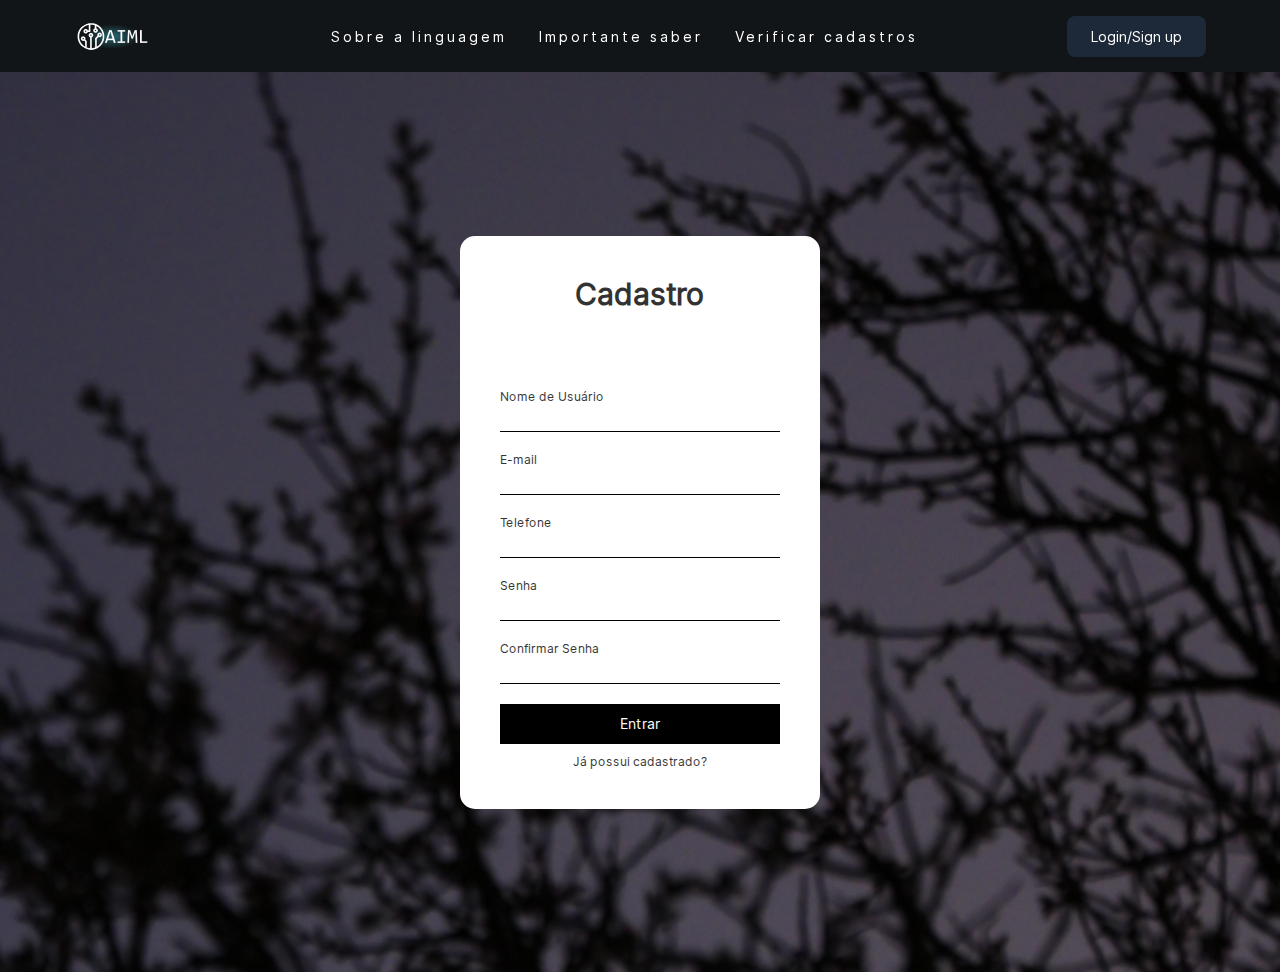
<file: carlos/cadastro.html>
<!DOCTYPE html>
<html lang="pt-br">

<head>
    <meta charset="UTF-8">
    <meta http-equiv="X-UA-Compatible" content="IE=edge">
    <meta name="viewport" content="width=device-width, initial-scale=1.0">
    <link rel="stylesheet" href="css/style.css">
    <title>Document</title>
</head>

<body>
    <!--Navigation-->
    <nav>
        <img id="logo-nav" src="img/iconNav2.png" alt="Imagem" class="blockLogo">
        <ul class="nav-itens">
            <li class="visible-to-mobile"><a href="#">Login/Sign up</a></li>
            <li><a href="#">Sobre a linguagem</a></li>
            <!---Com fotos e videos-->
            <li><a href="#">Importante saber</a></li>
            <!---Com tabela de dados relevantes sobre o tema-->
            <li><a href="#">Verificar cadastros</a></li>
        </ul>
        <div class="mobile-option">
            <div class="linha1"></div>
            <div class="linha2"></div>
            <div class="linha3"></div>
        </div>
        <div class="button">
            <a href="#">Login/Sign up</a>
        </div>
    </nav>
    <header id="header-index">
        <div class="container-slides">
            <div class="slide-item fade">
                <img src="/SliderExample/img_nature_wide.jpg" alt="" style="width: 100%;">
            </div>
            <div class="slide-item fade">
                <img src="/SliderExample/img_nature_wide.jpg" alt="" style="width: 100%;">
            </div>
            <div class="slide-item fade">
                <img src="/SliderExample/img_mountains_wide.jpg" alt="" style="width: 100%;">
            </div>
        </div>
    </header>
    <main id="login">
        <form class="card">
            <div class="card-header">
                <h2 id="h2_login">Cadastro</h2>
            </div>
            <div class="card-content">
                <div class="card-content-area">
                    <label for="usuario">Nome de Usuário</label>
                    <input type="text" id="usuario" autocomplete="off">
                </div>
                <div class="card-content-area">
                    <label for="email">E-mail</label>
                    <input type="email" id="usuario" autocomplete="off">
                </div>
                <div class="card-content-area">
                    <label for="phone">Telefone</label>
                    <input type="tel" id="usuario" autocomplete="off">
                </div>
                <div class="card-content-area">
                    <label for="password">Senha</label>
                    <input type="password" id="password" autocomplete="off">
                </div>
                <div class="card-content-area">
                    <label for="password">Confirmar Senha</label>
                    <input type="password" id="password" autocomplete="off">
                </div>
            </div>
            <div class="card-footer">
                <a href="#"><input type="submit" value="Entrar" class="submit"></a>
                <a href="#" class="criar_cadastro">Já possui cadastrado?</a>
            </div>
        </form>
    </main>
    <script src="js/script.js"></script>
</body>

</html>
</file>
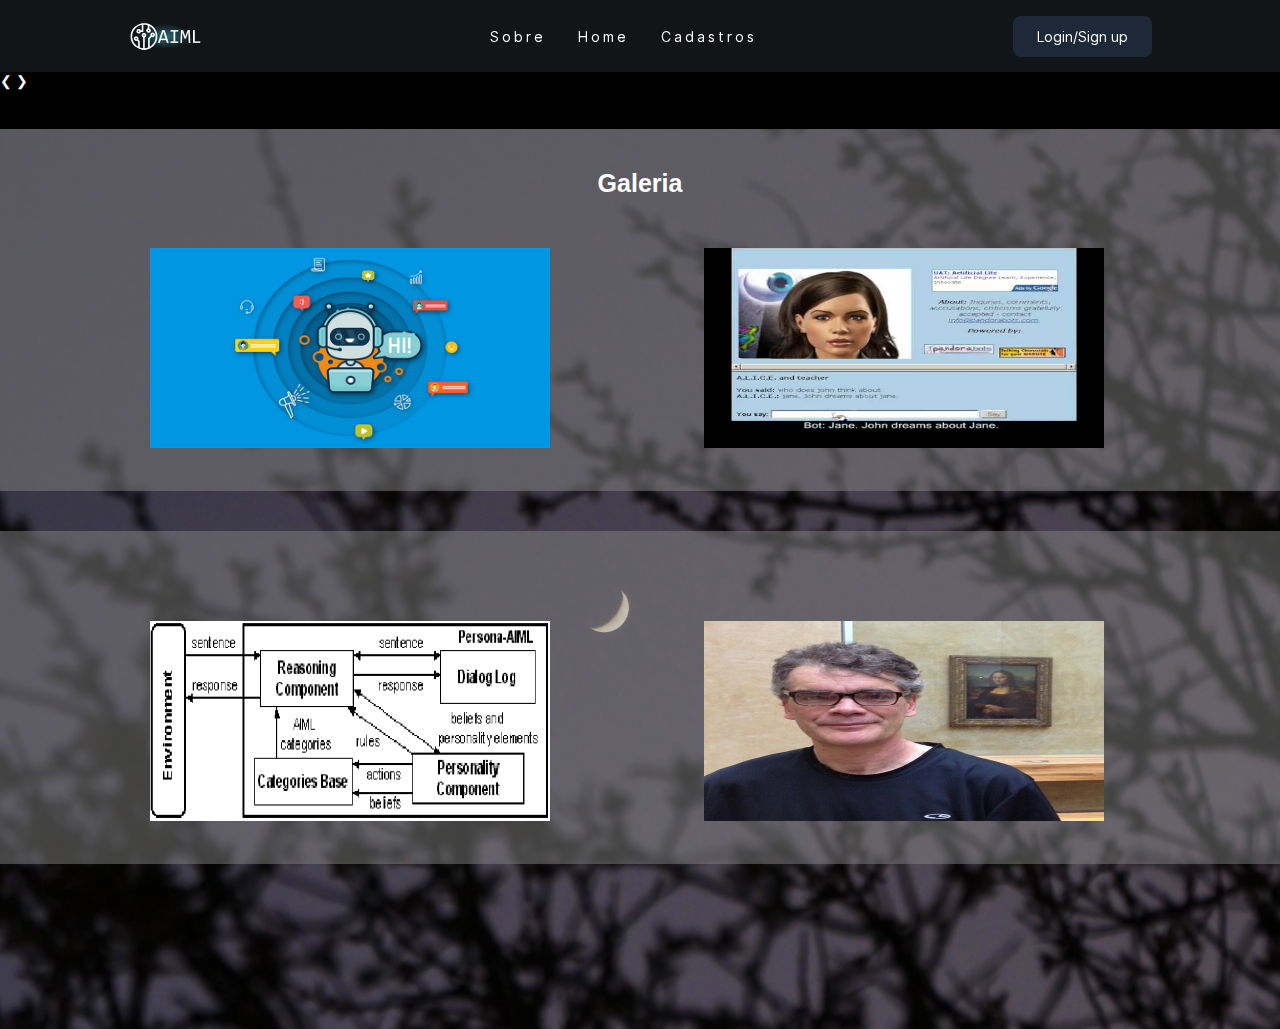
<file: gabriel/Galeria.html>
<!DOCTYPE html>
<html lang="pt-br">

<head>
    <link rel="icon" type="image/png" href="img/brain.png">
    <meta charset="UTF-8">
    <meta http-equiv="X-UA-Compatible" content="IE=edge">
    <meta name="viewport" content="width=device-width, initial-scale=1.0">
    <link rel="stylesheet" href="css/style.css">
    <title>Document</title>
</head>

<body>
    <!--Navigation-->
    <nav>
        <img id="logo-nav" src="img/iconNav2.png" alt="Imagem" class="blockLogo">
        <ul class="nav-itens">
            <li class="visible-to-mobile"><a href="#">Login/Sign up</a></li>
            <li><a href="#">Sobre</a></li>
            <!---Com fotos e videos-->
            <li><a href="#">Home</a></li>
            <!---Com tabela de dados relevantes sobre o tema-->
            <li><a href="#">Cadastros</a></li>
        </ul>
        <div class="mobile-option">
            <div class="linha1"></div>
            <div class="linha2"></div>
            <div class="linha3"></div>
        </div>
        <div class="button">
            <a href="#">Login/Sign up</a>
        </div>
    </nav>
    <header id="header-index">
        <div class="container-slides">
            <div class="slide-item fade">
                <img src="/SliderExample/img_nature_wide.jpg" alt="" style="width: 100%;">
            </div>
            <div class="slide-item fade">
                <img src="/SliderExample/img_nature_wide.jpg" alt="" style="width: 100%;">
            </div>
            <div class="slide-item fade">
                <img src="/SliderExample/img_mountains_wide.jpg" alt="" style="width: 100%;">
            </div>
            <a class="voltar"  onclick="nextSlider(-1)">❮</a>
            <a class="proximo" onclick="nextSlider(1)">❯</a>
        </div>
    </header>
    <main>
      <div class="image">
          <h1 class="titulo">Galeria</h1>
          <img src="img/bot.jpg">
          <img src="img/alice.jpg">
      </div>
      <div class="image">
          <img src="img/arquitetura.png">
          <img src="img/criador.jpeg">
      </div>
    </main>

    <script src="js/script.js"></script>
</body>

</html>
</file>
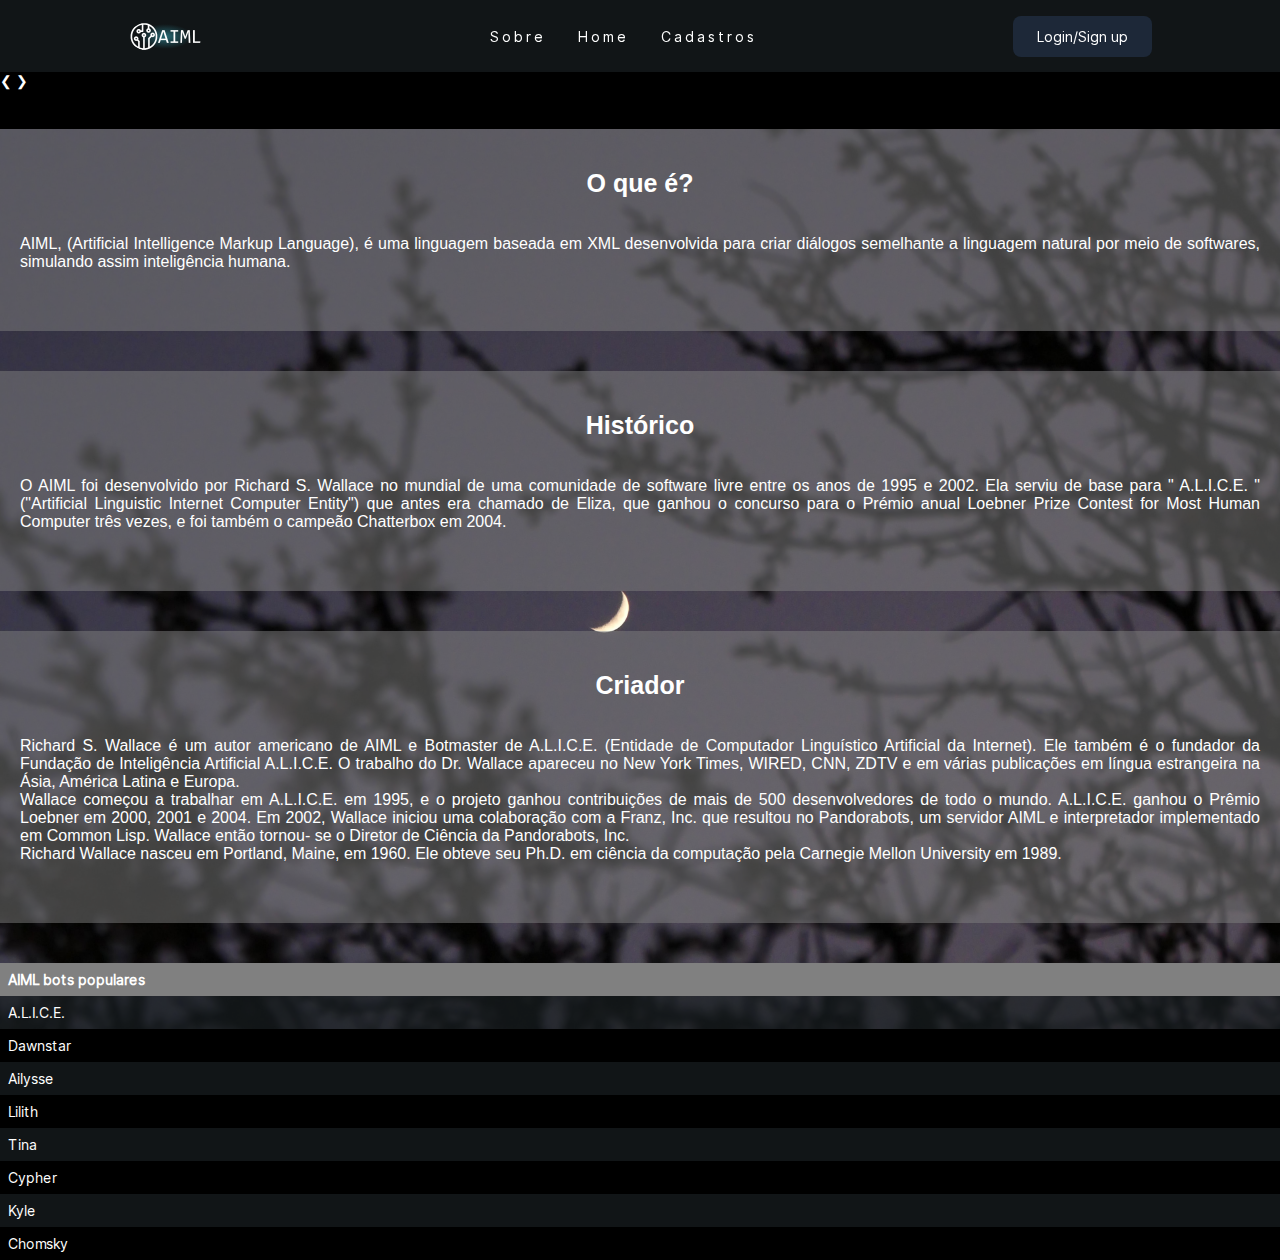
<file: gabriel/Sobre.html>
<!DOCTYPE html>
<html lang="pt-br">

<head>
    <link rel="icon" type="image/png" href="img/brain.png">
    <meta charset="UTF-8">
    <meta http-equiv="X-UA-Compatible" content="IE=edge">
    <meta name="viewport" content="width=device-width, initial-scale=1.0">
    <link rel="stylesheet" href="css/style.css">
    <title>Document</title>
</head>

<body>
    <!--Navigation-->
    <nav>
        <img id="logo-nav" src="img/iconNav2.png" alt="Imagem" class="blockLogo">
        <ul class="nav-itens">
            <li class="visible-to-mobile"><a href="#">Login/Sign up</a></li>
            <li><a href="#">Sobre</a></li>
            <!---Com fotos e videos-->
            <li><a href="#">Home</a></li>
            <!---Com tabela de dados relevantes sobre o tema-->
            <li><a href="#">Cadastros</a></li>
        </ul>
        <div class="mobile-option">
            <div class="linha1"></div>
            <div class="linha2"></div>
            <div class="linha3"></div>
        </div>
        <div class="button">
            <a href="#">Login/Sign up</a>
        </div>
    </nav>
    <header id="header-index">
        <div class="container-slides">
            <div class="slide-item fade">
                <img src="/SliderExample/img_nature_wide.jpg" alt="" style="width: 100%;">
            </div>
            <div class="slide-item fade">
                <img src="/SliderExample/img_nature_wide.jpg" alt="" style="width: 100%;">
            </div>
            <div class="slide-item fade">
                <img src="/SliderExample/img_mountains_wide.jpg" alt="" style="width: 100%;">
            </div>
            <a class="voltar"  onclick="nextSlider(-1)">❮</a>
            <a class="proximo" onclick="nextSlider(1)">❯</a>
        </div>
    </header>
    <main>
      <div class="inform">
          <h1 class="titulo">O que é?</h1>
          <br>
          <p class="conteudo">AIML, (Artificial Intelligence Markup Language), é uma linguagem baseada em XML desenvolvida para criar
            diálogos semelhante a linguagem natural por meio de softwares, simulando assim inteligência humana.</p>
      </div>
      <div class="inform">
          <h1 class="titulo">Histórico</h1>
          <br>
          <p class="conteudo">O AIML foi desenvolvido por Richard S. Wallace no mundial de uma comunidade de software livre entre os anos de 1995 e 2002.
            Ela serviu de base para " A.L.I.C.E. " ("Artificial Linguistic Internet Computer Entity") que antes era chamado de Eliza,
            que ganhou o concurso para o Prémio anual Loebner Prize Contest for Most Human Computer três vezes, e foi também o campeão Chatterbox em 2004.
          </p>

      </div>
      <div class="inform">
          <h1 class="titulo">Criador</h1>
          <br>
          <p class="conteudo">Richard S. Wallace é um autor americano de AIML e Botmaster de A.L.I.C.E. (Entidade de Computador Linguístico Artificial da Internet).
            Ele também é o fundador da Fundação de Inteligência Artificial A.L.I.C.E. O trabalho do Dr. Wallace apareceu no New York Times, WIRED, CNN, ZDTV e em várias
            publicações em língua estrangeira na Ásia, América Latina e Europa.
            <br>
            Wallace começou a trabalhar em A.L.I.C.E. em 1995, e o projeto ganhou contribuições de mais de 500 desenvolvedores de todo o mundo. A.L.I.C.E. ganhou o Prêmio
            Loebner em 2000, 2001 e 2004. Em 2002, Wallace iniciou uma colaboração com a Franz, Inc. que resultou no Pandorabots, um servidor AIML e interpretador implementado
            em Common Lisp. Wallace então tornou- se o Diretor de Ciência da Pandorabots, Inc.
            <br>
            Richard Wallace nasceu em Portland, Maine, em 1960. Ele obteve seu Ph.D. em ciência da computação pela Carnegie Mellon University em 1989.
          </p>
      </div>

      <div class="table">
        <table>
      <tr>
        <th>AIML bots populares</th>
      </tr>
      <tr>
        <td>A.L.I.C.E.</td>
      </tr>
      <tr>
        <td>Dawnstar</td>
      </tr>
      <tr>
        <td>Ailysse</td>
      </tr>
      <tr>
        <td>Lilith</td>
      </tr>
      <tr>
          <td>Tina</td>
      </tr>
      <tr>
          <td>Cypher</td>
      </tr>
      <tr>
        <td>Kyle</td>
      </tr>
      <tr>
        <td>Chomsky</td>
      </tr>

    </table>
      </div>
    </main>

    <script src="js/script.js"></script>
</body>

</html>
</file>
<file: css/style.css>
/*tags gerais and navigation*/
@font-face {
    font-family: 'Inter Regular';
    font-style: normal;
    font-weight: normal;
    src: local('Inter Regular'), url('/fonts/Inter.woff') format('woff');
}

* {
    margin: 0;
    padding: 0;
    font-family: Inter Regular, sans-serif;
    font-size: 14px;
    color: white
}

a {
    text-decoration: none;
    transition: 0.3s;
}

body {
    background-color: black;
}

a:hover {
    opacity: 0.75;
}

#logo-nav {
    width: 75px;
    border-radius: 90%;
    background-image: radial-gradient(#276873, transparent, transparent);
}

nav {
    display: flex;
    /*Para colocar os itens da nav um do lado do outro */
    justify-content: space-around;
    /*o espaço ao redor seja metade do espaço entre eles*/
    align-items: center;
    background-color: rgba(24, 31, 34, 0.69);
    height: 8vh;
    /* vh ou viewport height(traduzido: altura da janela de visualização) é uma unidade resposiva que se adapta a altura da janela de visualização do usuario */
    position: fixed;
    width: 100%;
    z-index: 100;
}

main {
    padding-top: 8vh;
}

.nav-itens {
    list-style: none;
    display: flex;
}

.nav-itens li {
    letter-spacing: 3px;
    margin-left: 32px;
}

.list-itens {
    list-style: none;
    display: flex;
}

.list-itens li{
    margin-left: 10px;
}

.button {
    justify-content: end;
    /* box-shadow: 0px 7px 14px -6px #276873; */
    background-color: #1d2838;
    display: inline-block;
    width: initial;
    cursor: pointer;
    padding: 12px 24px;
    border-radius: 8px;
    white-space: nowrap;
    /* text-shadow:0px 1px 0px #3d768a; */
}

.button a:hover {
    opacity: 1;
}

.button:hover {
    transition: 706ms;
    /*Transição entre dois estados de elemento*/
    padding: 10px 18px;
    margin-right: 6px;
    margin-left: 6px;
    transform: translateY(-0px);
    background-color: #3183FF;
}

.mobile-option {
    display: none;
    cursor: pointer;
}

.mobile-option div {
    width: 30px;
    height: 3px;
    background-color: #ffffff;
    border-radius: 2px;
    margin: 8px;
    transition: 0.3s;
}

.visible-to-mobile {
    display: none;
}

.mobile-option.active .linha1 {
    transform: rotate(-45deg) translate(-8px, 8px);
}

.mobile-option.active .linha2 {
    opacity: 0;
}

.mobile-option.active .linha3 {
    transform: rotate(45deg) translate(-7px, -7px);
}

/*Cabecalho*/

.contaiter-slides {
    position: relative;
    margin: auto;
}

.slide-item {
    display: none;
}

.slide-item img {   
    width: 100%;
    vertical-align: middle;
    box-sizing: border-box;
    z-index:-1;
    /*para deixar parte da imagem transparente*/
}

.fade {
    animation-name: fade;
    animation-duration: 1.5s;
}

@keyframes fade {
    from {
        opacity: .4
    }

    to {
        opacity: 1
    }
}


.proximo,
.voltar {
    cursor: pointer;
    position: absolute;
    top: 20vw;
    width: auto;
    padding: 16px;
    margin-top: -22px;
    color: white;
    font-weight: bold;
    font-size: 18px;
    transition: 0.6s ease;
    border-radius: 0 3px 3px 0;
    user-select: none;
    background-color: rgba(0, 0, 0, 0.3);
}

.proximo {
    right: 0;
    border-radius: 3px 0 0 3px;
}

/* On hover, add a black background color with a little bit see-through */
.voltar:hover,
.proximo:hover {
    background-color: rgba(0, 0, 0, 0.8);
}


.main-content {
    padding-top: 4vh;
    display: grid;
    grid-template-columns: 1fr;
    grid-template-rows: 1fr;
    grid-column-gap: 0px;
    grid-row-gap: 0px;
    grid-gap: 10vh;
}

.item-center h1 {
    text-align: center;
}

.titulo-index {
    font-size: 2em;
}
.grid-3-2 {
    display: grid;
    grid-template-columns: repeat(3, 1fr);
    grid-template-rows: repeat(2, 1fr);
    grid-column-gap: 0px;
    grid-row-gap: 0px;
    text-align: justify;
    padding-right: 2vw;
}
.text-align-center{
    text-align: center;
}
.font-title{
    font-size: 1.5em;
}
.grid-3-2 p{
    color: rgb(185, 184, 184);
}
.grid-itens-center{
    text-align: justify;
    margin-left: 2vw;
    margin-top: 2vw;
    padding: 10px;
    opacity: 0.8;
}
.grid-itens-center:hover{
    transition: 450ms;
    /*Transição entre dois estados de elemento*/
    border-radius: 2px;
    transform: translateY(-0px);
    background-color: #212121;
    opacity: 1;
}
.grid-itens-center:hover p{
    transition: 450ms;
    color: white;
}

.padding-top-5vh{
    padding-top: 5vh;
}
.padding-top-2vh{
    padding-top: 2vh;
}

.padding-top-10vh{
    padding-top: 10vh;
}
.link-text{
    color: rgb(54, 172, 158);
}

.grid-3-1 {
    display: grid;
    grid-template-columns: repeat(3, 1fr);
    grid-template-rows: repeat(1, 1fr);
    grid-column-gap: 0px;
    grid-row-gap: 0px;
    text-align: justify;
    padding-right: 2vw;
    align-items: center;
}
.grid-3-1 a{
    display: flex;
    justify-content: center;
}
.grid-3-1 img{
    width: 100px;
    background-image: radial-gradient(#2c2d2d, transparent, transparent);
}

.footer-index{
    padding: 20px;
    margin-top: 20vh;
    background-color: #1d2838;
}
/*Tela carlos */
#login {
    padding-top:30vh;
    display: flex;
    align-items: center;
    justify-content: center;
}
.card {
    padding: 40px;
    border-radius: 15px;
    width:280px;
    background-color: white;
}

.card-header {
    padding-bottom: 50px;
    opacity: 0.8;
}
#h2_login{
    color: black;
    display: flex;
    justify-content: center;
    font-size: 30px;
}

.card-header::after {
    content: "";
    width: 70px;
    height: 1px;
    background-color: black;
    margin-top: -17px;
    margin-left: -5px;
}

.card-content label {
    color: black;
    font-size: 12px;
    opacity: 0.8;
}

.card-content-area {
    display: flex;
    flex-direction: column;
    padding:10px 0;
}

.card-content-area input {
    margin-top: 10px;
    padding:0 5px;
    background-color: transparent;
    border:none;
    border-bottom: 1px solid black;
    outline: none;
    color: black;
}

.card-footer {
    display: flex;
    flex-direction: column;
}
.card-footer .submit{
    width: 100%;
    height: 40px;
    background-color: black;
    border:none;
    color:white;
    margin: 10px 0;
    cursor: pointer;
}
.criar_cadastro {
    text-align: center;
    font-size: 12px;
    opacity: 0.8;
    color:black;
    text-decoration: none;
}


/*Tela Gabriel*/
.image{
    padding-left: 100px;
    margin-bottom: 40px;
    margin-top: 40px;
    background-color: rgba(128,128,128,0.5);
  }
.image img{
    width: 400px;
    height: 200px;
    padding-left: 150px;
    padding-top: 50px;
  }
.inform {
    padding: 40px 0;
    margin: 40px 0;
    background-color: rgba(128,128,128,0.5);
  }
.titulo{
    text-align: center;
    font-family: 'Helvetica';
    font-size: 25px;
  }
.conteudo{
    padding: 20px;
    text-align: justify;
    font-family: 'Helvetica';
    font-size: 16px;
  }

@media only screen and (max-width:999px) {
    body {
        overflow-x: hidden;
        /*caso algo transborda fica escondido do body*/
    }

    .button {
        display: none;
    }

    nav {
        justify-content: space-between;
    }

    #logo-nav {
        margin-left: 15px;
    }

    .mobile-option {
        margin-right: 15px;
    }

    .nav-itens {
        position: absolute;
        top: 8vh;
        right: 0;
        width: 29vw;
        /*(viewport width) utiliza a largura e altura da viewport respectivamente. No caso da tela*/
        height: 92vh;
        background-color: rgba(24, 31, 34, 0.69);
        flex-direction: column;
        justify-content: space-around;
        /*espalhar entre o espaço disponivel*/
        padding-right: 20px;
        transform: translateX(100%);
        /*Deixa todo o conteudo para fora do do tamanho do site para fazer a animação*/
        transition: transform 0.4s ease-in;

    }

    .visible-to-mobile {
        display: block;
    }

    .mobile-option {
        display: block;
    }

    .nav-itens li {
        opacity: 0;
    }

    .nav-itens.active {
        transform: translateX(0);
    }

    .grid2-3-Mobile{
        display: grid;
        grid-template-columns: repeat(2, 1fr);
        grid-template-rows: repeat(3, 1fr);
        grid-column-gap: 0px;
        grid-row-gap: 0px;
    }

    .proximo,
    .voltar {
        top: 25vw;
    }
}

@media only screen and (max-width:750px) {
    .nav-itens {
        width: 50vw;
    }

    .proximo,
    .voltar {
        top: 30vw;
    }
}

@keyframes navLinkFade {
    from {
        opacity: 0;
        transform: translateX(50px);
    }

    to {
        opacity: 1;
        transform: translateX(0);
    }
}
</file>
<file: carlos/css/style.css>
/*tags gerais and navigation*/
@font-face {
    font-family: 'Inter Regular';
    font-style: normal;
    font-weight: normal;
    src: local('Inter Regular'), url('/fonts/Inter.woff') format('woff');
    }

*{
    margin: 0;
    padding: 0;
    font-family: Inter Regular, sans-serif;
    font-size: 14px;
    color:white
}
a{
    text-decoration: none;
    transition: 0.3;
}
body{
    background-color: black;
}
a:hover{
    opacity: 0.75;
}
#logo-nav{
    width: 75px;
    border-radius: 90%;
    background-image: radial-gradient(#276873, transparent, transparent);
}
nav{
     display: flex; /*Para colocar os itens da nav um do lado do outro */
     justify-content: space-around;/*o espaço ao redor seja metade do espaço entre eles*/
     align-items: center;
     background-color: rgba(24, 31, 34, 0.69);
     height: 8vh;/* vh ou viewport height(traduzido: altura da janela de visualização) é uma unidade resposiva que se adapta a altura da janela de visualização do usuario */
     position: fixed;
     width: 100%;
}
main{
   background: url("../img/backgroundt_temp.jpg") no-repeat
   center center;/*o center 2x se refere ao eixo X e Y*/
   background-size: cover;/*caso a resolução do monitor seja maior que o da imagem*/
   height: 100vh;
}

.nav-itens{
    list-style: none;
    display: flex;
}
.nav-itens li{
    letter-spacing: 3px;
    margin-left: 32px;
}
.button{
    justify-content: end;
    /* box-shadow: 0px 7px 14px -6px #276873; */
    background-color:#1d2838;
    display: inline-block;
    width: initial;
    cursor:pointer;
    padding: 12px 24px;
    border-radius:8px;
    white-space: nowrap;
    /* text-shadow:0px 1px 0px #3d768a; */
 }
 .button a:hover{
    opacity: 1;
 }
 .button:hover{
    transition : 706ms;/*Transição entre dois estados de elemento*/
    padding: 10px 18px;
    margin-right: 6px;
    margin-left: 6px;
    transform : translateY(-0px);
    background-color: #3183FF;
 }
 .mobile-option{
    display: none;
    cursor: pointer;
}
.mobile-option div{
    width: 30px;
    height: 3px;
    background-color: #ffffff;
    border-radius: 2px;
    margin: 8px;
    transition: 0.3s;
}
.visible-to-mobile{
    display: none;
}
@media only screen and (max-width:999px){
    body{
        overflow-x: hidden; /*caso algo transborda fica escondido do body*/
    }
    .button{
        display: none;
    }
    nav{
        justify-content: space-between;
    }
    #logo-nav{
        margin-left: 15px;
    }
    .mobile-option{
        margin-right: 15px;
    }
    .nav-itens{
        position: absolute;
        top:8vh;
        right: 0;
        width: 29vw;/*(viewport width) utiliza a largura e altura da viewport respectivamente. No caso da tela*/
        height: 92vh;
        background-color: rgba(24, 31, 34, 0.69);
        flex-direction: column;
        align-items: left;
        justify-content: space-around;/*espalhar entre o espaço disponivel*/
        padding-right: 20px;
        transform: translateX(100%); /*Deixa todo o conteudo para fora do do tamanho do site para fazer a animação*/
        transition: transform 0.4s ease-in;
    }
    .visible-to-mobile{
        display: block;
    }
    .mobile-option{
        display: block;
    }
    .nav-itens li{
        opacity: 0;
    }
    .nav-itens.active{
        transform: translateX(0);

    }
}
@media only screen and (max-width:750px){
    .nav-itens{
        width: 50vw;
    }

}
@keyframes navLinkFade{
    from{
        opacity:0;
        transform: translateX(50px);
    }
    to{
        opacity:1;
        transform: translateX(0);
    }
}

.mobile-option.active .linha1{
    transform: rotate(-45deg) translate(-8px,8px);
}
.mobile-option.active .linha2{
    opacity: 0;
}
.mobile-option.active .linha3{
    transform: rotate(45deg) translate(-7px,-7px);
}
/*Cabecalho*/
#header-index{
    padding-top: 8vh;
}
.contaiter-slides{
    width: 100vw;
    position: relative;
    margin: auto;
}
.slide-item img{
    width: 100%;
}
.slide-item{
     display: none;
}
.fade {
    animation-name: fade;
    animation-duration: 1.5s;
}
/*css paginas login e cadastro*/
#login {
    display: flex;
    align-items: center;
    justify-content: center;
}
.card {
    padding: 40px;
    border-radius: 15px;
    width:280px;
    background-color: white;
}

.card-header {
    padding-bottom: 50px;
    opacity: 0.8;
}
#h2_login{
    color: black;
    display: flex;
    justify-content: center;
    font-size: 30px;
}

.card-header::after {
    content: "";
    width: 70px;
    height: 1px;
    background-color: black;
    margin-top: -17px;
    margin-left: -5px;
}

.card-content label {
    color: black;
    font-size: 12px;
    opacity: 0.8;
}

.card-content-area {
    display: flex;
    flex-direction: column;
    padding:10px 0;
}

.card-content-area input {
    margin-top: 10px;
    padding:0 5px;
    background-color: transparent;
    border:none;
    border-bottom: 1px solid black;
    outline: none;
    color: black;
}

.card-footer {
    display: flex;
    flex-direction: column;
}
.card-footer .submit{
    width: 100%;
    height: 40px;
    background-color: black;
    border:none;
    color:white;
    margin: 10px 0;
    cursor: pointer;
}
.criar_cadastro {
    text-align: center;
    font-size: 12px;
    opacity: 0.8;
    color:black;
    text-decoration: none;
}
</file>
<file: gabriel/css/style.css>
/*tags gerais and navigation*/
@font-face {
    font-family: 'Inter Regular';
    font-style: normal;
    font-weight: normal;
    src: local('Inter Regular'), url('/fonts/Inter.woff') format('woff');
    }

*{
    margin: 0;
    padding: 0;
    font-family: Inter Regular, sans-serif;
    font-size: 14px;
    color:white
}
a{
    text-decoration: none;
    transition: 0.3;
}
body{
    background-color: black;
    overflow-x: hidden;
}
table{
  border-collapse: collapse;
  width: 100%;
}

th, td{
  text-align: left;
  padding: 8px;
}

tr:nth-child(even){background-color: rgba(24, 31, 34, 0.69);}

th{
  background-color: Gray;
  color: white;
}
a:hover{
    opacity: 0.75;
}
#logo-nav{
    width: 75px;
    border-radius: 90%;
    background-image: radial-gradient(#276873, transparent, transparent);
}
nav{
     display: flex; /*Para colocar os itens da nav um do lado do outro */
     justify-content: space-around;/*o espaço ao redor seja metade do espaço entre eles*/
     align-items: center;
     background-color: rgba(24, 31, 34, 0.69);
     height: 8vh;/* vh ou viewport height(traduzido: altura da janela de visualização) é uma unidade resposiva que se adapta a altura da janela de visualização do usuario */
     position: fixed;
     width: 100%;
}
.image{
  padding: 40px 0;
  margin: 40px 0;
  background-color: rgba(128,128,128,0.5);
}
.image img{
  width: 400px;
  height: 200px;
  padding-left: 150px;
  padding-top: 50px;
}
.inform {
  padding: 40px 0;
  margin: 40px 0;
  background-color: rgba(128,128,128,0.5);
}
.titulo{
  text-align: center;
  font-family: 'Helvetica';
  font-size: 25px;
}
.conteudo{
  padding: 20px;
  text-align: justify;
  font-family: 'Helvetica';
  font-size: 16px;
}
main{
   background: url("../img/backgroundt_temp.jpg") no-repeat
   center center;/*o center 2x se refere ao eixo X e Y*/
   background-size: cover;/*caso a resolução do monitor seja maior que o da imagem*/
   height: 100vh;
}

.nav-itens{
    list-style: none;
    display: flex;
}
.nav-itens li{
    letter-spacing: 3px;
    margin-left: 32px;
}
.button{
    justify-content: end;
    /* box-shadow: 0px 7px 14px -6px #276873; */
    background-color:#1d2838;
    display: inline-block;
    width: initial;
    cursor:pointer;
    padding: 12px 24px;
    border-radius:8px;
    white-space: nowrap;
    /* text-shadow:0px 1px 0px #3d768a; */
 }
 .button a:hover{
    opacity: 1;
 }
 .button:hover{
    transition : 706ms;/*Transição entre dois estados de elemento*/
    padding: 10px 18px;
    margin-right: 6px;
    margin-left: 6px;
    transform : translateY(-0px);
    background-color: #3183FF;
 }
 .mobile-option{
    display: none;
    cursor: pointer;
}
.mobile-option div{
    width: 30px;
    height: 3px;
    background-color: #ffffff;
    border-radius: 2px;
    margin: 8px;
    transition: 0.3s;
}
.visible-to-mobile{
    display: none;
}
@media only screen and (max-width:999px){
    body{
        overflow-x: hidden; /*caso algo transborda fica escondido do body*/
    }
    .button{
        display: none;
    }
    nav{
        justify-content: space-between;
    }
    #logo-nav{
        margin-left: 15px;
    }
    .mobile-option{
        margin-right: 15px;
    }
    .nav-itens{
        position: absolute;
        top:8vh;
        right: 0;
        width: 29vw;/*(viewport width) utiliza a largura e altura da viewport respectivamente. No caso da tela*/
        height: 92vh;
        background-color: rgba(24, 31, 34, 0.69);
        flex-direction: column;
        align-items: left;
        justify-content: space-around;/*espalhar entre o espaço disponivel*/
        padding-right: 20px;
        transform: translateX(100%); /*Deixa todo o conteudo para fora do do tamanho do site para fazer a animação*/
        transition: transform 0.4s ease-in;
    }
    .visible-to-mobile{
        display: block;
    }
    .mobile-option{
        display: block;
    }
    .nav-itens li{
        opacity: 0;
    }
    .nav-itens.active{
        transform: translateX(0);

    }
}
@media only screen and (max-width:750px){
    .nav-itens{
        width: 50vw;
    }

}
@keyframes navLinkFade{
    from{
        opacity:0;
        transform: translateX(50px);
    }
    to{
        opacity:1;
        transform: translateX(0);
    }
}

.mobile-option.active .linha1{
    transform: rotate(-45deg) translate(-8px,8px);
}
.mobile-option.active .linha2{
    opacity: 0;
}
.mobile-option.active .linha3{
    transform: rotate(45deg) translate(-7px,-7px);
}
/*Cabecalho*/
#header-index{
    padding-top: 8vh;
}
.contaiter-slides{
    width: 100vw;
    position: relative;
    margin: auto;
}
.slide-item img{
    width: 100%;
}
.slide-item{
     display: none;
}
.fade {
    animation-name: fade;
    animation-duration: 1.5s;
}
</file>
